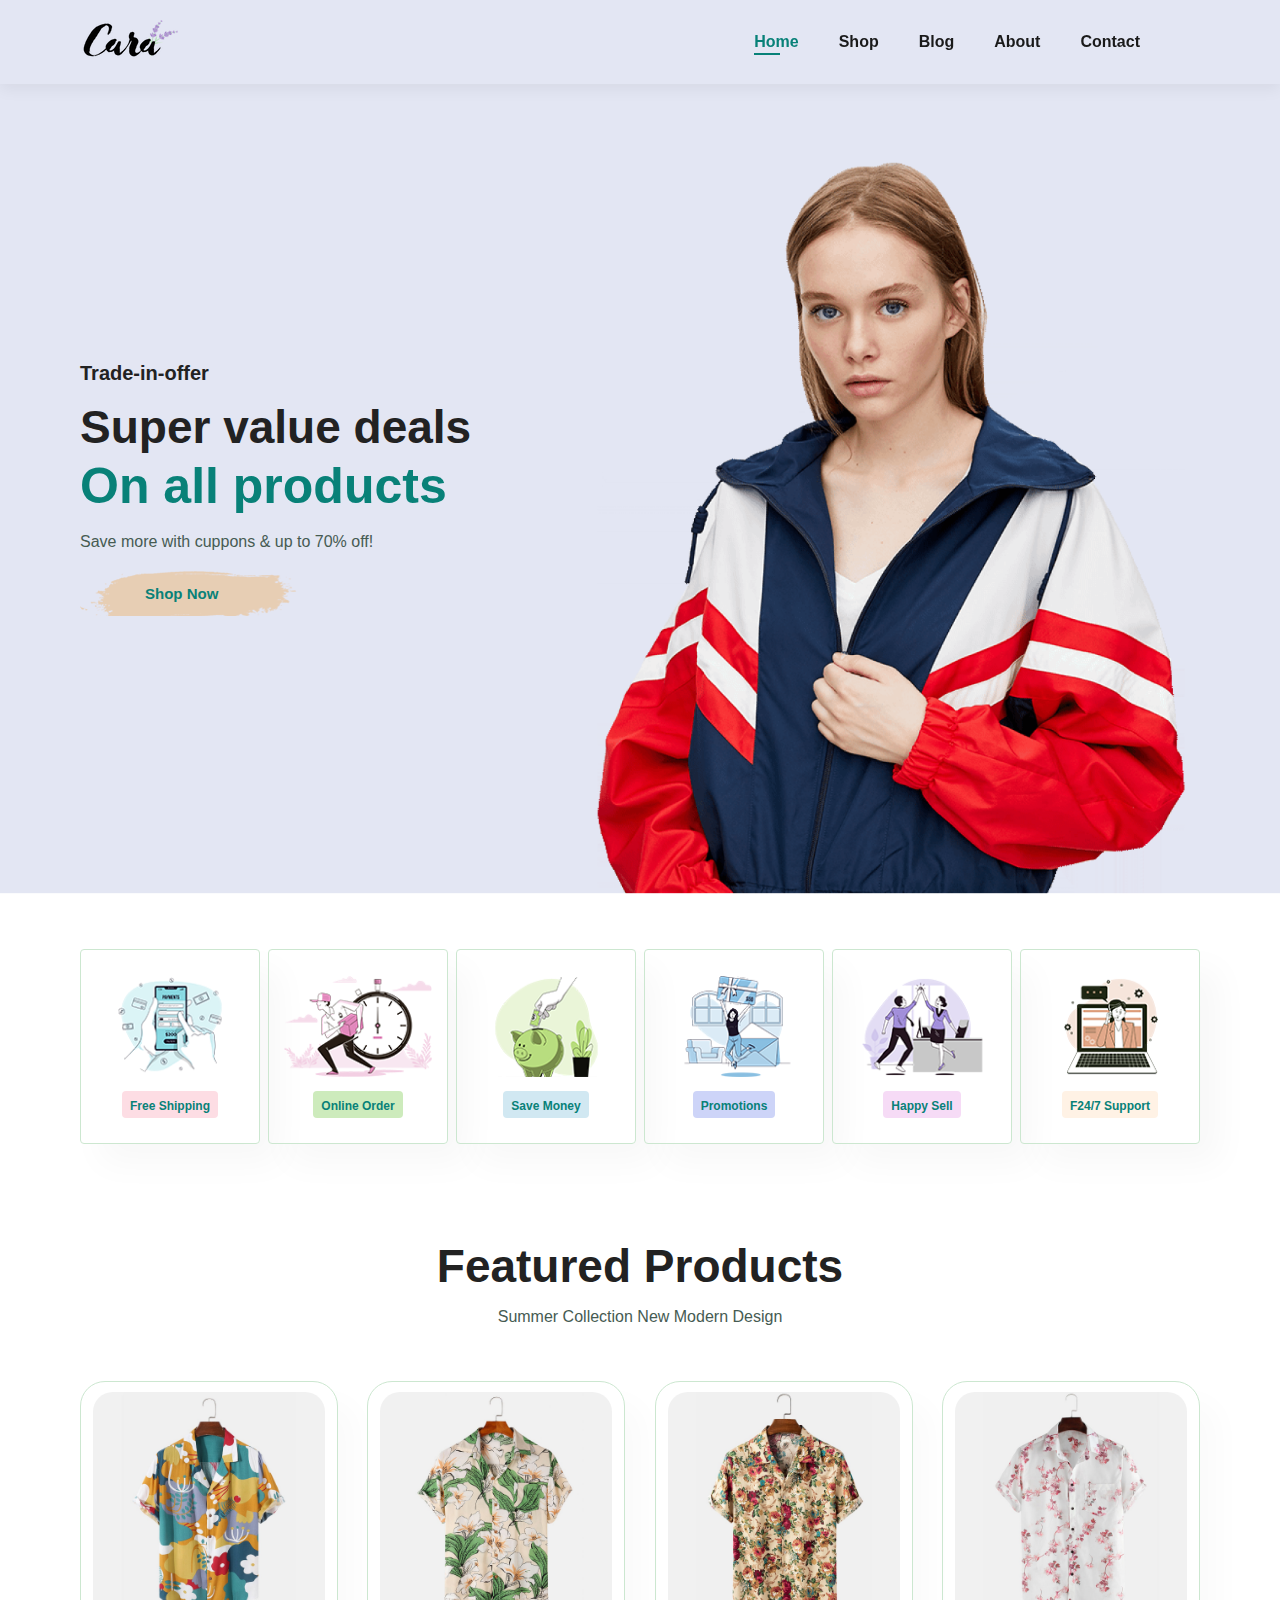
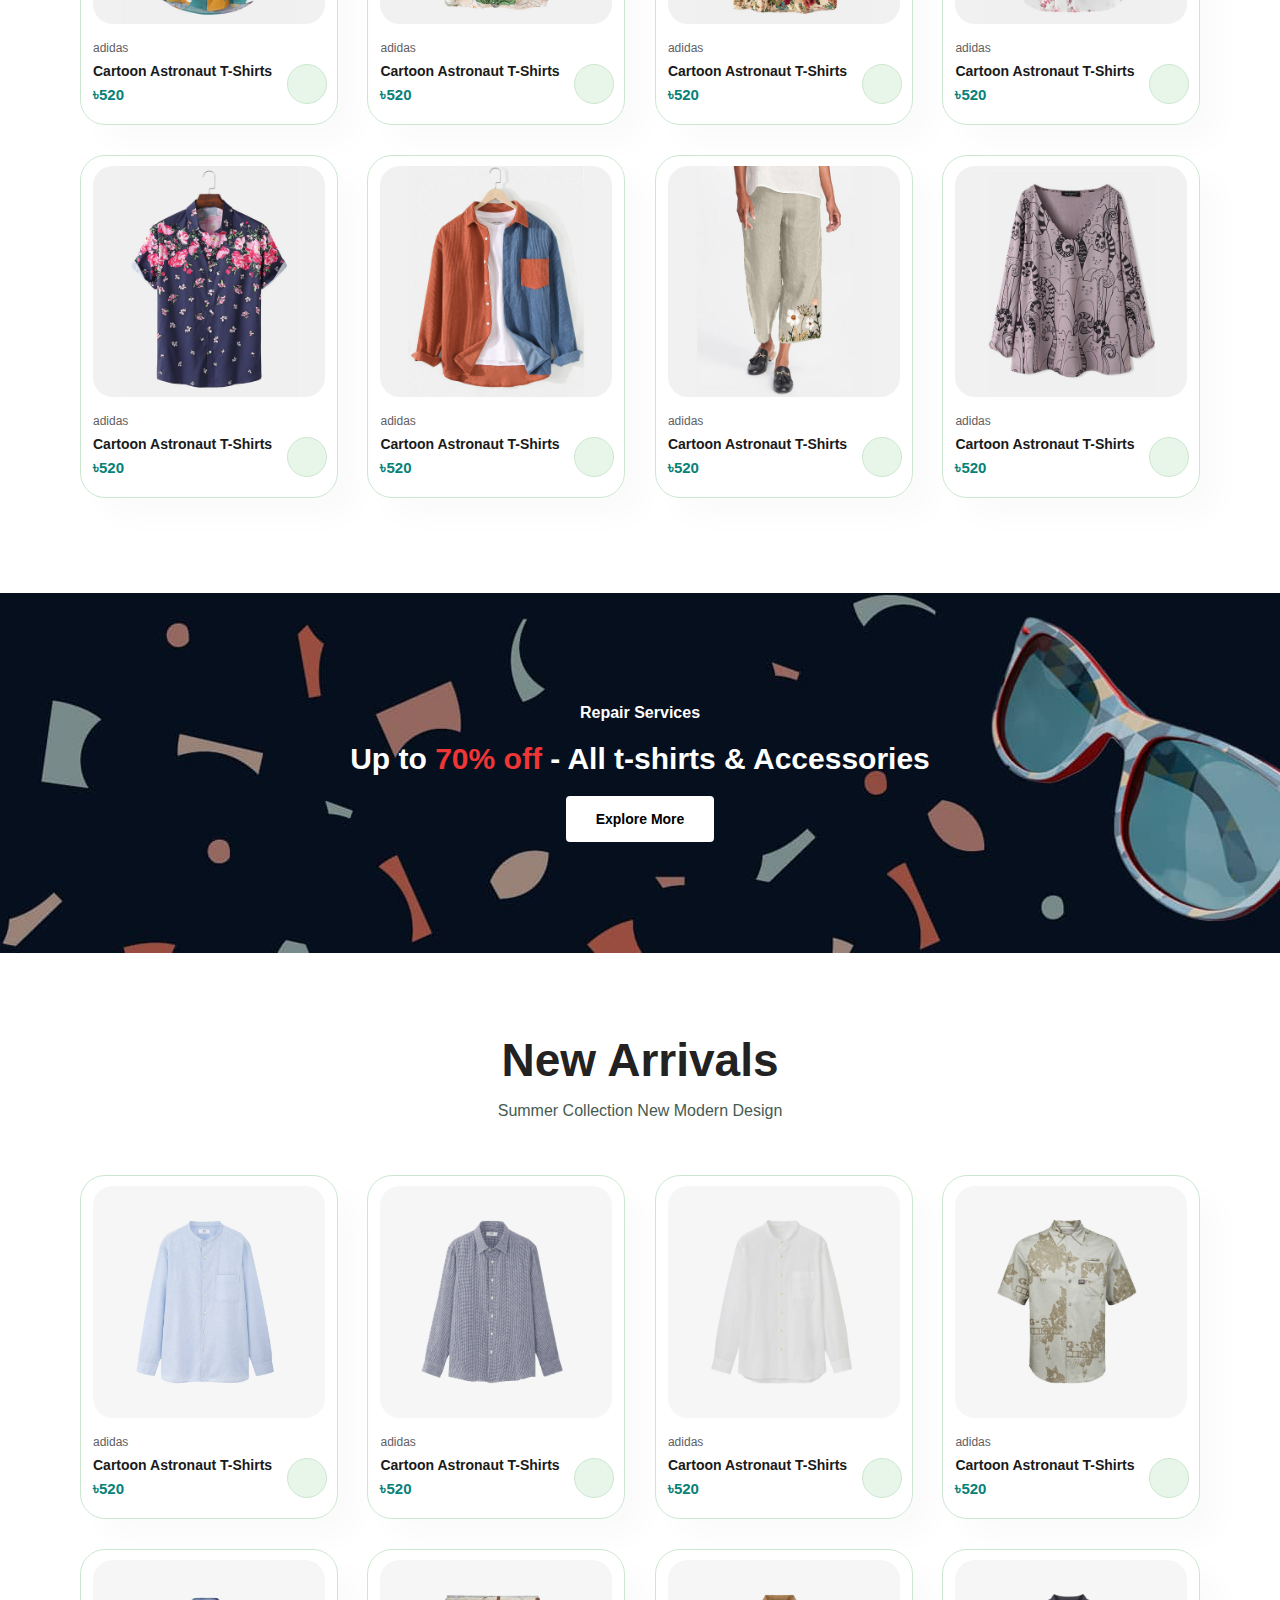
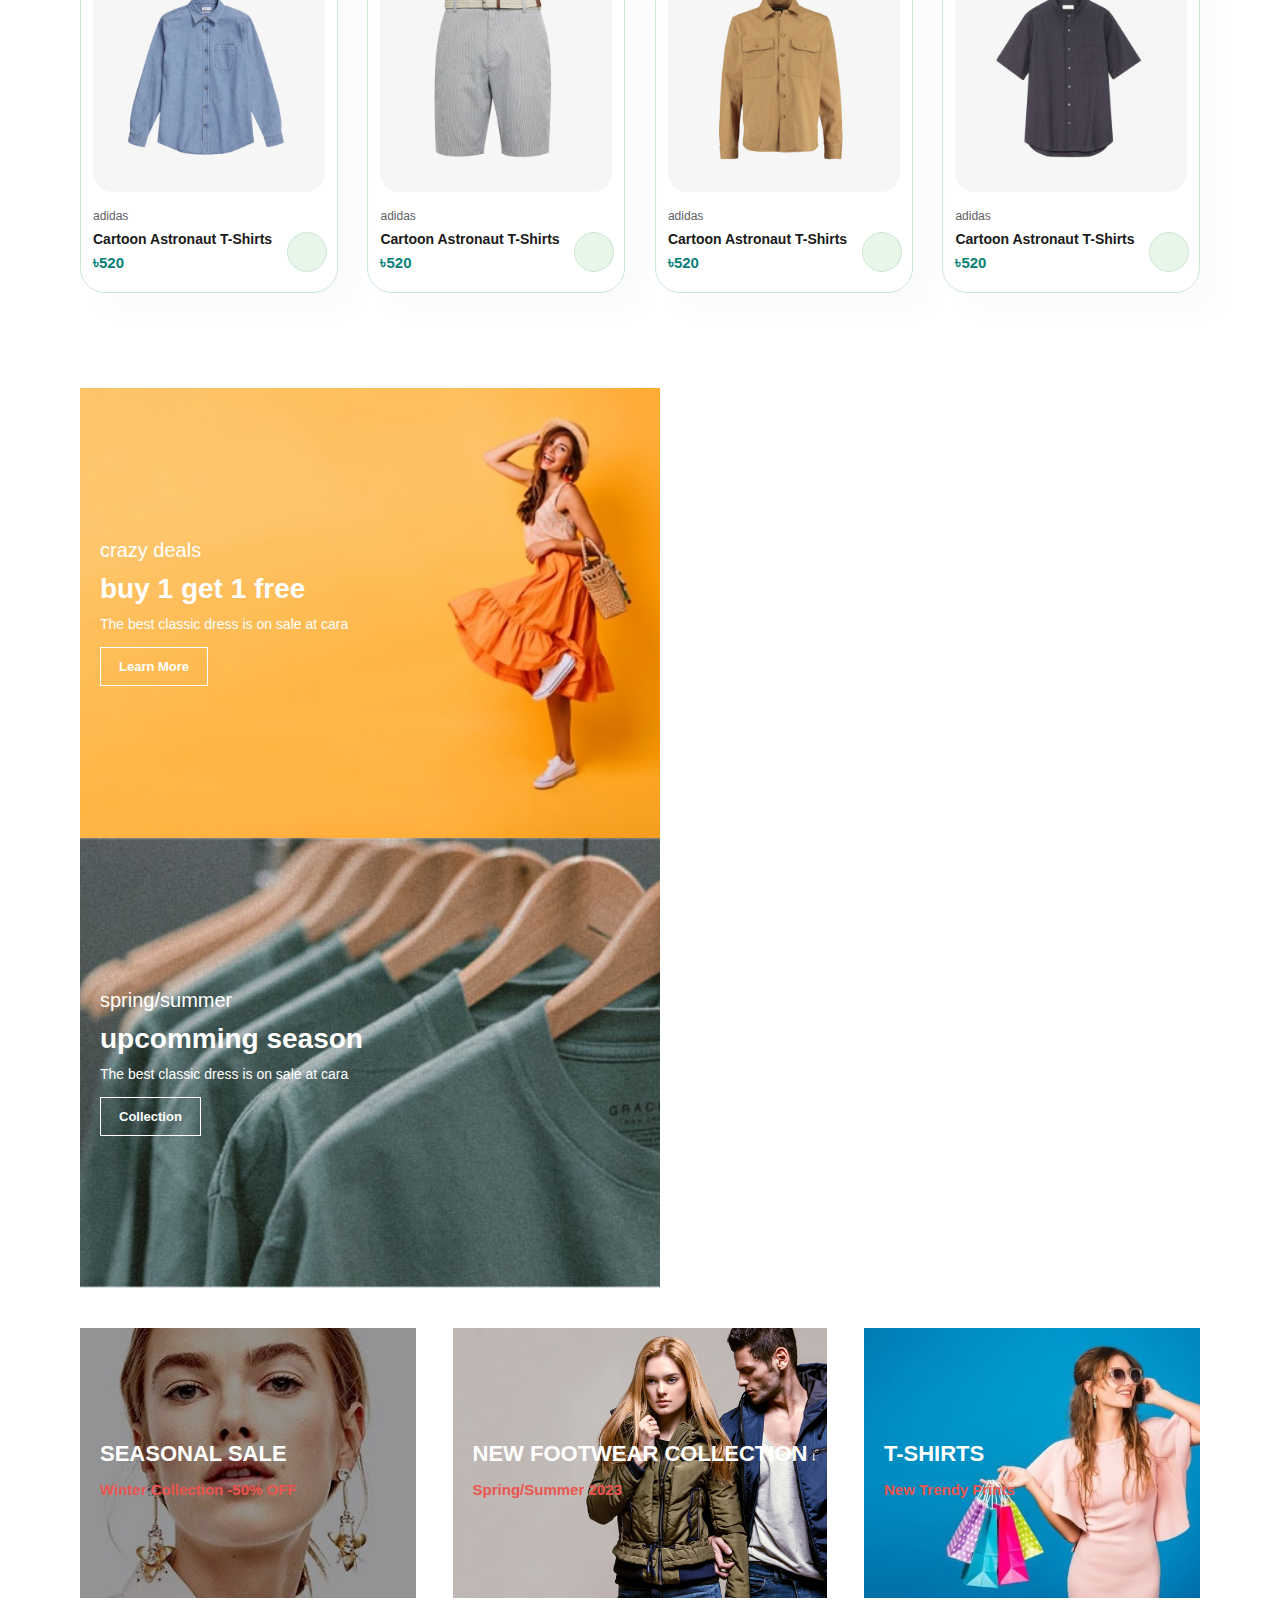
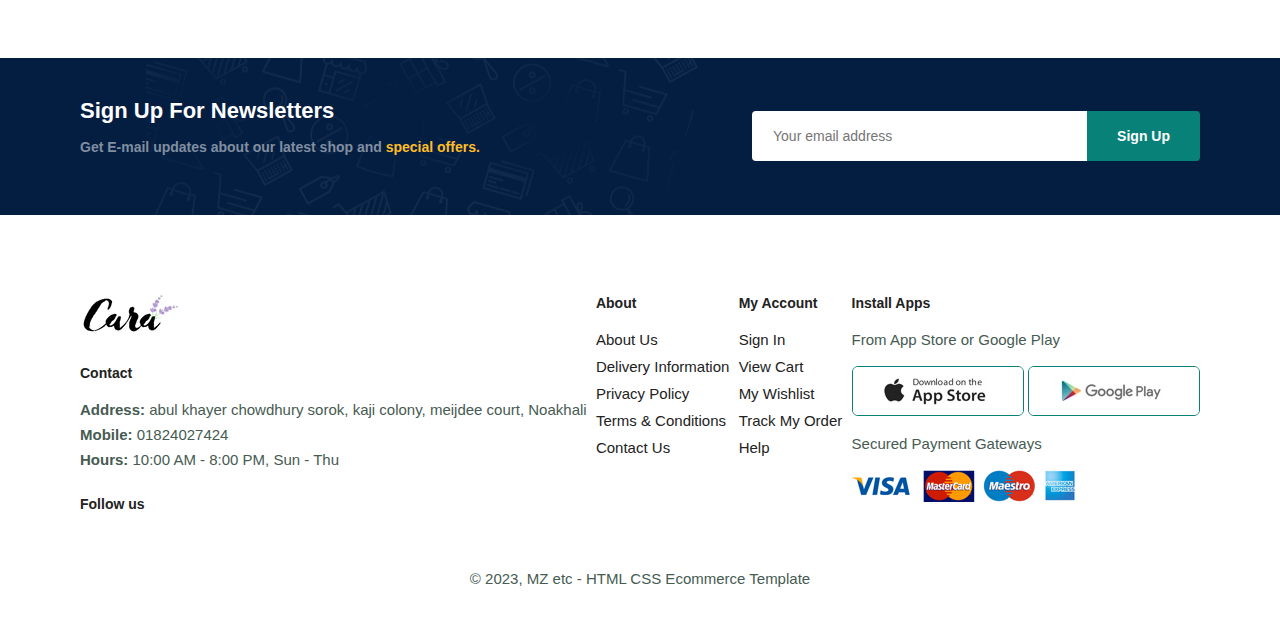
<file: index.html>
<!DOCTYPE html>
<html lang="en">
<head>
    <meta charset="UTF-8">
    <meta name="viewport" content="width=device-width, initial-scale=1.0">
    <title>e-commerce</title>
    <link rel="stylesheet" href="https://cdnjs.cloudflare.com/ajax/libs/font-awesome/6.4.2/css/all.min.css" integrity="sha512-z3gLpd7yknf1YoNbCzqRKc4qyor8gaKU1qmn+CShxbuBusANI9QpRohGBreCFkKxLhei6S9CQXFEbbKuqLg0DA==" crossorigin="anonymous" referrerpolicy="no-referrer" />
    <link rel="stylesheet" href="style.css">
</head>
<body>

    <section id = "header">
        <a href="#"><img src="img/logo.png" class = "logo" alt=""></a>

        <div>
            <ul id = "navbar">
                <li><a class = "active" href="index.html">Home</a></li>
                <li><a href="shop.html">Shop</a></li>
                <li><a href="blog.html">Blog</a></li>
                <li><a href="about.html">About</a></li>
                <li><a href="contact.html">Contact</a></li>
                <li id = "lg-bag"><a href="cart.html"><i class="fa-solid fa-bag-shopping"></i></a></li>
                <a href="#" id = "close"><i class="fa-solid fa-xmark"></i></a>
            </ul>
        </div>
        <div id = "mobile">
            <a href="cart.html"><i class="fa-solid fa-bag-shopping"></i></a>
            <i id = "bar" class="fa-solid fa-bars"></i>
        </div>
    </section>



    <section id = "hero">
        <h4>Trade-in-offer</h4>
        <h2>Super value deals</h2>
        <h1>On all products</h1>
        <p>Save more with cuppons & up to 70% off!</p>
        <button>Shop Now</button>
    </section>



    <section id="feature" class = "section-p1">
        <div class = "fe-box">
            <img src="img/features/f1.png" alt="">
            <h6>Free Shipping</h6>
        </div>
        <div class = "fe-box">
            <img src="img/features/f2.png" alt="">
            <h6>Online Order</h6>
        </div>
        <div class = "fe-box">
            <img src="img/features/f3.png" alt="">
            <h6>Save Money</h6>
        </div>
        <div class = "fe-box">
            <img src="img/features/f4.png" alt="">
            <h6>Promotions</h6>
        </div>
        <div class = "fe-box">
            <img src="img/features/f5.png" alt="">
            <h6>Happy Sell</h6>
        </div>
        <div class = "fe-box">
            <img src="img/features/f6.png" alt="">
            <h6>F24/7 Support</h6>
        </div>
    </section>




    <section id="product1" class = "section-p1">
        <h2>Featured Products</h2>
        <p>Summer Collection New Modern Design</p>
        <div class = "pro-container">
            <div class = "pro">
                <img src="img/products/f1.jpg" alt="">
                <div class = "des">
                    <span>adidas</span>
                    <h5>Cartoon Astronaut T-Shirts</h5>
                    <div class="star">
                        <i class = "fas fa-star"></i>
                        <i class = "fas fa-star"></i>
                        <i class = "fas fa-star"></i>
                        <i class = "fas fa-star"></i>
                        <i class = "fas fa-star"></i>
                    </div>
                    <h4>৳520</h4>
                </div>
                <a href="#"><i class="fa-solid fa-cart-shopping cart"></i></a>
            </div>
            <div class = "pro">
                <img src="img/products/f2.jpg" alt="">
                <div class = "des">
                    <span>adidas</span>
                    <h5>Cartoon Astronaut T-Shirts</h5>
                    <div class="star">
                        <i class = "fas fa-star"></i>
                        <i class = "fas fa-star"></i>
                        <i class = "fas fa-star"></i>
                        <i class = "fas fa-star"></i>
                        <i class = "fas fa-star"></i>
                    </div>
                    <h4>৳520</h4>
                </div>
                <a href="#"><i class="fa-solid fa-cart-shopping cart"></i></a>
            </div>
            <div class = "pro">
                <img src="img/products/f3.jpg" alt="">
                <div class = "des">
                    <span>adidas</span>
                    <h5>Cartoon Astronaut T-Shirts</h5>
                    <div class="star">
                        <i class = "fas fa-star"></i>
                        <i class = "fas fa-star"></i>
                        <i class = "fas fa-star"></i>
                        <i class = "fas fa-star"></i>
                        <i class = "fas fa-star"></i>
                    </div>
                    <h4>৳520</h4>
                </div>
                <a href="#"><i class="fa-solid fa-cart-shopping cart"></i></a>
            </div>
            <div class = "pro">
                <img src="img/products/f4.jpg" alt="">
                <div class = "des">
                    <span>adidas</span>
                    <h5>Cartoon Astronaut T-Shirts</h5>
                    <div class="star">
                        <i class = "fas fa-star"></i>
                        <i class = "fas fa-star"></i>
                        <i class = "fas fa-star"></i>
                        <i class = "fas fa-star"></i>
                        <i class = "fas fa-star"></i>
                    </div>
                    <h4>৳520</h4>
                </div>
                <a href="#"><i class="fa-solid fa-cart-shopping cart"></i></a>
            </div>
            <div class = "pro">
                <img src="img/products/f5.jpg" alt="">
                <div class = "des">
                    <span>adidas</span>
                    <h5>Cartoon Astronaut T-Shirts</h5>
                    <div class="star">
                        <i class = "fas fa-star"></i>
                        <i class = "fas fa-star"></i>
                        <i class = "fas fa-star"></i>
                        <i class = "fas fa-star"></i>
                        <i class = "fas fa-star"></i>
                    </div>
                    <h4>৳520</h4>
                </div>
                <a href="#"><i class="fa-solid fa-cart-shopping cart"></i></a>
            </div>
            <div class = "pro">
                <img src="img/products/f6.jpg" alt="">
                <div class = "des">
                    <span>adidas</span>
                    <h5>Cartoon Astronaut T-Shirts</h5>
                    <div class="star">
                        <i class = "fas fa-star"></i>
                        <i class = "fas fa-star"></i>
                        <i class = "fas fa-star"></i>
                        <i class = "fas fa-star"></i>
                        <i class = "fas fa-star"></i>
                    </div>
                    <h4>৳520</h4>
                </div>
                <a href="#"><i class="fa-solid fa-cart-shopping cart"></i></a>
            </div>
            <div class = "pro">
                <img src="img/products/f7.jpg" alt="">
                <div class = "des">
                    <span>adidas</span>
                    <h5>Cartoon Astronaut T-Shirts</h5>
                    <div class="star">
                        <i class = "fas fa-star"></i>
                        <i class = "fas fa-star"></i>
                        <i class = "fas fa-star"></i>
                        <i class = "fas fa-star"></i>
                        <i class = "fas fa-star"></i>
                    </div>
                    <h4>৳520</h4>
                </div>
                <a href="#"><i class="fa-solid fa-cart-shopping cart"></i></a>
            </div>
            <div class = "pro">
                <img src="img/products/f8.jpg" alt="">
                <div class = "des">
                    <span>adidas</span>
                    <h5>Cartoon Astronaut T-Shirts</h5>
                    <div class="star">
                        <i class = "fas fa-star"></i>
                        <i class = "fas fa-star"></i>
                        <i class = "fas fa-star"></i>
                        <i class = "fas fa-star"></i>
                        <i class = "fas fa-star"></i>
                    </div>
                    <h4>৳520</h4>
                </div>
                <a href="#"><i class="fa-solid fa-cart-shopping cart"></i></a>
            </div>
        </div>
    </section>




    <section id="banner" class = "section-m1">
        <h4>Repair Services</h4>
        <h2>Up to <span>70% off</span> - All t-shirts & Accessories</h2>
        <button class = "normal">Explore More</button>
    </section>






    <section id="product1" class = "section-p1">
        <h2>New Arrivals</h2>
        <p>Summer Collection New Modern Design</p>
        <div class = "pro-container">
            <div class = "pro">
                <img src="img/products/n1.jpg" alt="">
                <div class = "des">
                    <span>adidas</span>
                    <h5>Cartoon Astronaut T-Shirts</h5>
                    <div class="star">
                        <i class = "fas fa-star"></i>
                        <i class = "fas fa-star"></i>
                        <i class = "fas fa-star"></i>
                        <i class = "fas fa-star"></i>
                        <i class = "fas fa-star"></i>
                    </div>
                    <h4>৳520</h4>
                </div>
                <a href="#"><i class="fa-solid fa-cart-shopping cart"></i></a>
            </div>
            <div class = "pro">
                <img src="img/products/n2.jpg" alt="">
                <div class = "des">
                    <span>adidas</span>
                    <h5>Cartoon Astronaut T-Shirts</h5>
                    <div class="star">
                        <i class = "fas fa-star"></i>
                        <i class = "fas fa-star"></i>
                        <i class = "fas fa-star"></i>
                        <i class = "fas fa-star"></i>
                        <i class = "fas fa-star"></i>
                    </div>
                    <h4>৳520</h4>
                </div>
                <a href="#"><i class="fa-solid fa-cart-shopping cart"></i></a>
            </div>
            <div class = "pro">
                <img src="img/products/n3.jpg" alt="">
                <div class = "des">
                    <span>adidas</span>
                    <h5>Cartoon Astronaut T-Shirts</h5>
                    <div class="star">
                        <i class = "fas fa-star"></i>
                        <i class = "fas fa-star"></i>
                        <i class = "fas fa-star"></i>
                        <i class = "fas fa-star"></i>
                        <i class = "fas fa-star"></i>
                    </div>
                    <h4>৳520</h4>
                </div>
                <a href="#"><i class="fa-solid fa-cart-shopping cart"></i></a>
            </div>
            <div class = "pro">
                <img src="img/products/n4.jpg" alt="">
                <div class = "des">
                    <span>adidas</span>
                    <h5>Cartoon Astronaut T-Shirts</h5>
                    <div class="star">
                        <i class = "fas fa-star"></i>
                        <i class = "fas fa-star"></i>
                        <i class = "fas fa-star"></i>
                        <i class = "fas fa-star"></i>
                        <i class = "fas fa-star"></i>
                    </div>
                    <h4>৳520</h4>
                </div>
                <a href="#"><i class="fa-solid fa-cart-shopping cart"></i></a>
            </div>
            <div class = "pro">
                <img src="img/products/n5.jpg" alt="">
                <div class = "des">
                    <span>adidas</span>
                    <h5>Cartoon Astronaut T-Shirts</h5>
                    <div class="star">
                        <i class = "fas fa-star"></i>
                        <i class = "fas fa-star"></i>
                        <i class = "fas fa-star"></i>
                        <i class = "fas fa-star"></i>
                        <i class = "fas fa-star"></i>
                    </div>
                    <h4>৳520</h4>
                </div>
                <a href="#"><i class="fa-solid fa-cart-shopping cart"></i></a>
            </div>
            <div class = "pro">
                <img src="img/products/n6.jpg" alt="">
                <div class = "des">
                    <span>adidas</span>
                    <h5>Cartoon Astronaut T-Shirts</h5>
                    <div class="star">
                        <i class = "fas fa-star"></i>
                        <i class = "fas fa-star"></i>
                        <i class = "fas fa-star"></i>
                        <i class = "fas fa-star"></i>
                        <i class = "fas fa-star"></i>
                    </div>
                    <h4>৳520</h4>
                </div>
                <a href="#"><i class="fa-solid fa-cart-shopping cart"></i></a>
            </div>
            <div class = "pro">
                <img src="img/products/n7.jpg" alt="">
                <div class = "des">
                    <span>adidas</span>
                    <h5>Cartoon Astronaut T-Shirts</h5>
                    <div class="star">
                        <i class = "fas fa-star"></i>
                        <i class = "fas fa-star"></i>
                        <i class = "fas fa-star"></i>
                        <i class = "fas fa-star"></i>
                        <i class = "fas fa-star"></i>
                    </div>
                    <h4>৳520</h4>
                </div>
                <a href="#"><i class="fa-solid fa-cart-shopping cart"></i></a>
            </div>
            <div class = "pro">
                <img src="img/products/n8.jpg" alt="">
                <div class = "des">
                    <span>adidas</span>
                    <h5>Cartoon Astronaut T-Shirts</h5>
                    <div class="star">
                        <i class = "fas fa-star"></i>
                        <i class = "fas fa-star"></i>
                        <i class = "fas fa-star"></i>
                        <i class = "fas fa-star"></i>
                        <i class = "fas fa-star"></i>
                    </div>
                    <h4>৳520</h4>
                </div>
                <a href="#"><i class="fa-solid fa-cart-shopping cart"></i></a>
            </div>
        </div>
    </section>






    <section id="sm-banner" class = "section-p1">
        <div class="banner-box">
            <h4>crazy deals</h4>
            <h2>buy 1 get 1 free</h2>
            <span>The best classic dress is on sale at cara</span>
            <button class = "white">Learn More</button>
        </div>
        <div class="banner-box banner-box2">
            <h4>spring/summer</h4>
            <h2>upcomming season</h2>
            <span>The best classic dress is on sale at cara</span>
            <button class = "white">Collection</button>
        </div>
    </section>




    <section id="banner3">
        <div class="banner-box">
            <h2>SEASONAL SALE</h2>
            <h3>Winter Collection -50% OFF</h3>
        </div>
        <div class="banner-box banner-box2">
            <h2>NEW FOOTWEAR COLLECTION</h2>
            <h3>Spring/Summer 2023</h3>
        </div>
        <div class="banner-box banner-box3">
            <h2>T-SHIRTS</h2>
            <h3>New Trendy Prints</h3>
        </div>
    </section>




    <section id="newsletter" class = "section-p1 section-m1">
        <div class="newstext">
            <h4>Sign Up For Newsletters</h4>
            <p>Get E-mail updates about our latest shop and <span>special offers.</span></p>
        </div>

        <div class="form">
            <input type="text" placeholder = "Your email address">
            <button class = "normal">Sign Up</button>
        </div>
    </section>





    <footer class="section-p1">
        <div class="col">
            <img class = "logo" src="img/logo.png" alt="">
            <h4>Contact</h4>
            <p><strong>Address:</strong> abul khayer chowdhury sorok, kaji colony, meijdee court, Noakhali</p>
            <p><strong>Mobile:</strong> 01824027424</p>
            <p><strong>Hours:</strong> 10:00 AM - 8:00 PM, Sun - Thu</p>
            <div class="follow">
                <h4>Follow us</h4>
                <div class="icon">
                    <i class="fa-brands fa-facebook-f"></i>
                    <i class="fa-brands fa-twitter"></i>
                    <i class="fa-brands fa-instagram"></i>
                    <i class="fa-brands fa-pinterest-p"></i>
                    <i class="fa-brands fa-youtube"></i>
                </div>
            </div>
        </div>

        <div class="col">
            <h4>About</h4>
            <a href="#">About Us</a>
            <a href="#">Delivery Information</a>
            <a href="#">Privacy Policy</a>
            <a href="#">Terms & Conditions</a>
            <a href="#">Contact Us</a>
        </div>

        <div class="col">
            <h4>My Account</h4>
            <a href="#">Sign In</a>
            <a href="#">View Cart</a>
            <a href="#">My Wishlist</a>
            <a href="#">Track My Order</a>
            <a href="#">Help</a>
        </div>

        <div class="col install">
            <h4>Install Apps</h4>
            <p>From App Store or Google Play</p>
            <div class="row">
                <img src="img/pay/app.jpg" alt="">
                <img src="img/pay/play.jpg" alt="">
            </div>
            <p>Secured Payment Gateways</p>
            <img src="img/pay/pay.png" alt="">
        </div>

        <div class="copyright">
            <p>© 2023, MZ etc - HTML CSS Ecommerce Template</p>
        </div>
    </footer>


    
    <script src = "script.js"></script>
</body>
</html>
</file>
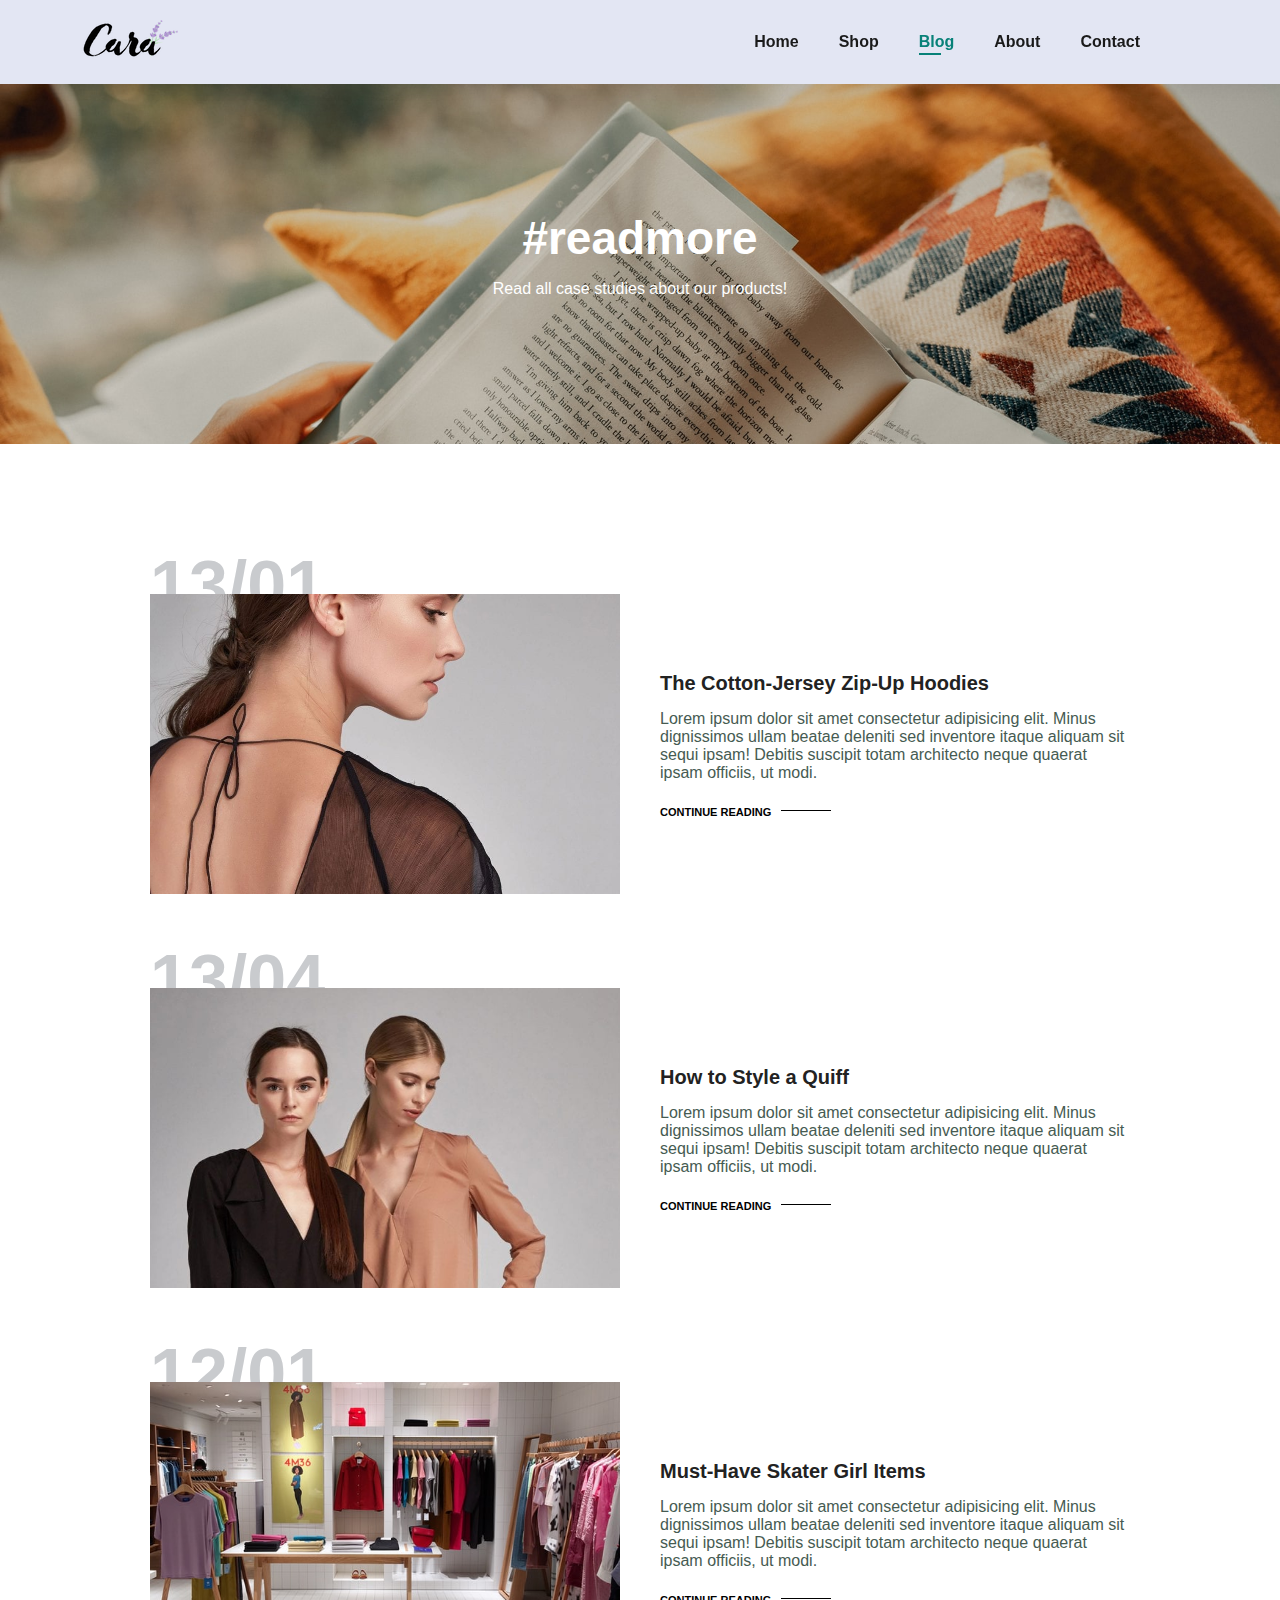
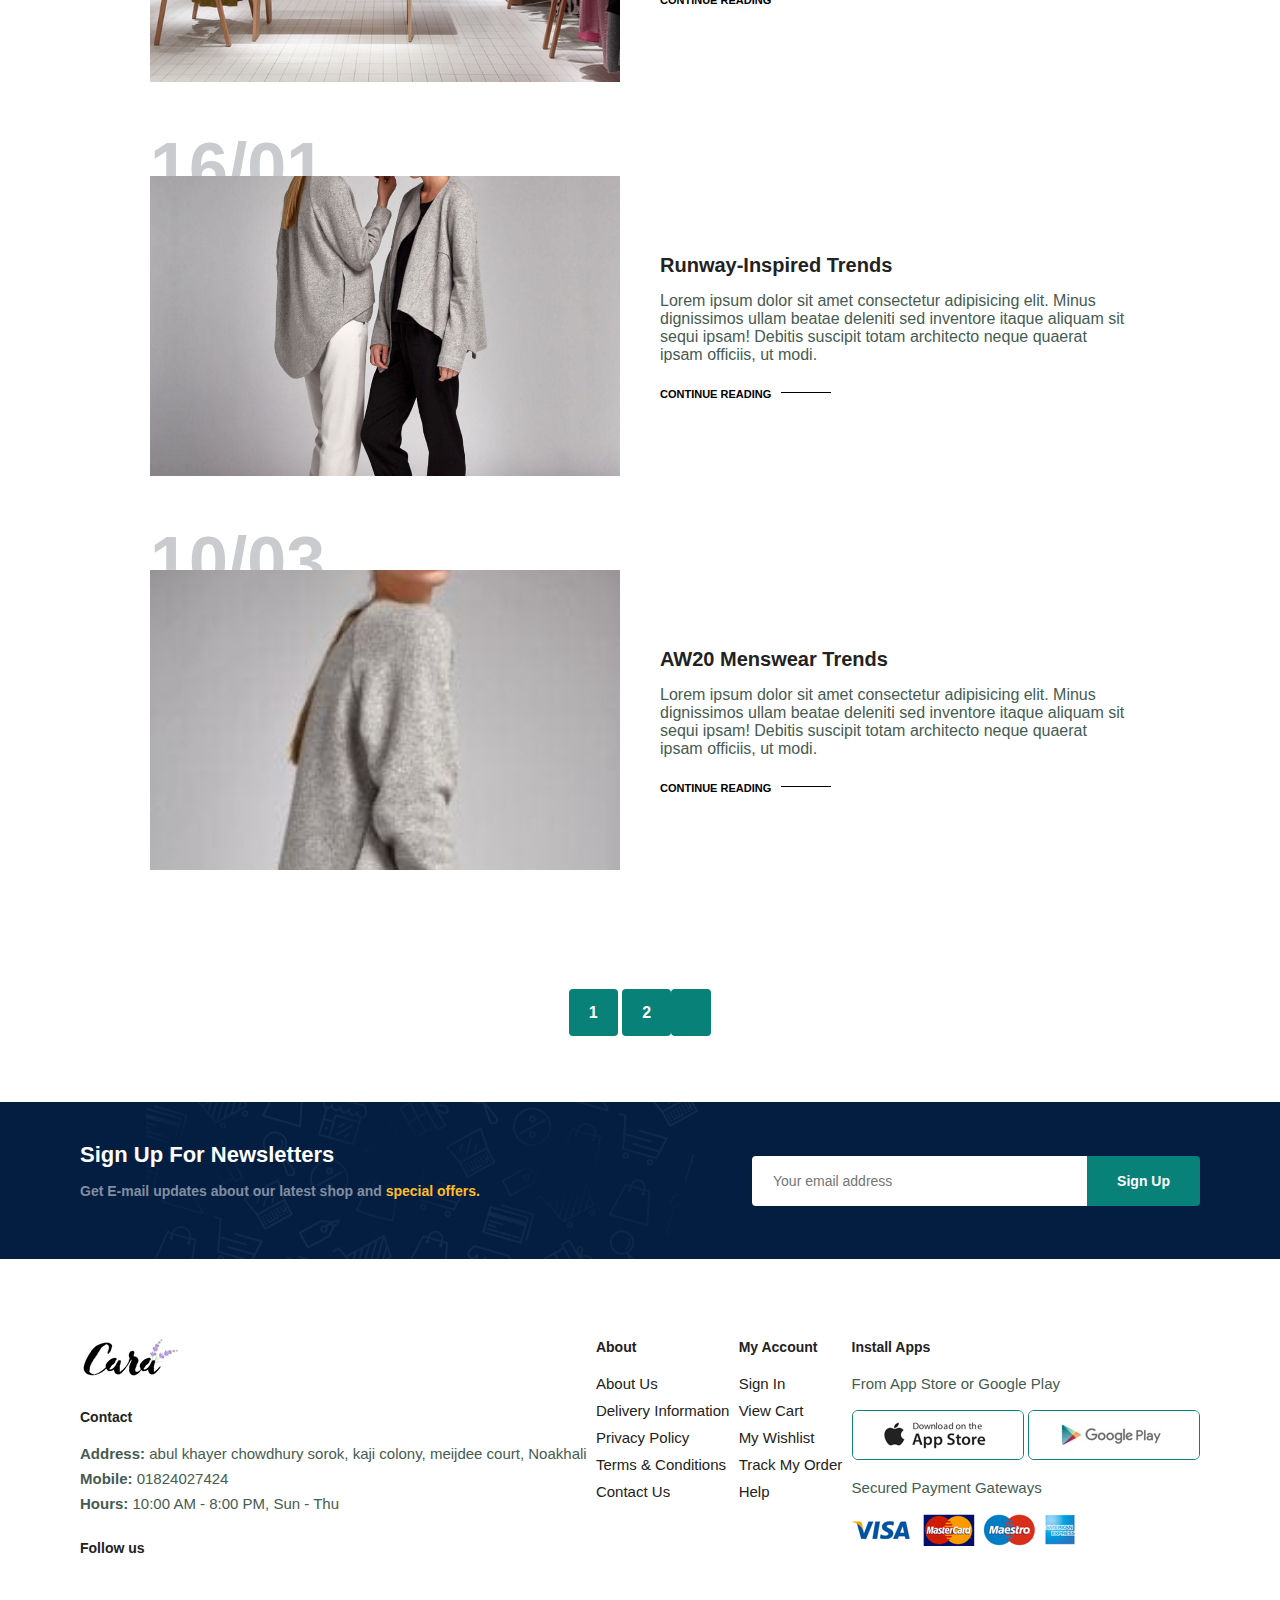
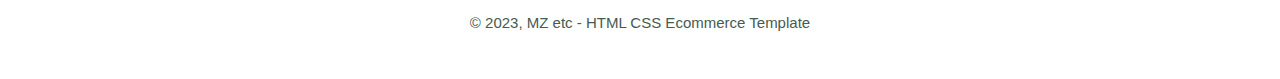
<file: blog.html>
<!DOCTYPE html>
<html lang="en">
<head>
    <meta charset="UTF-8">
    <meta name="viewport" content="width=device-width, initial-scale=1.0">
    <title>e-commerce</title>
    <link rel="stylesheet" href="https://cdnjs.cloudflare.com/ajax/libs/font-awesome/6.4.2/css/all.min.css" integrity="sha512-z3gLpd7yknf1YoNbCzqRKc4qyor8gaKU1qmn+CShxbuBusANI9QpRohGBreCFkKxLhei6S9CQXFEbbKuqLg0DA==" crossorigin="anonymous" referrerpolicy="no-referrer" />
    <link rel="stylesheet" href="style.css">
</head>
<body>

    <section id = "header">
        <a href="#"><img src="img/logo.png" class = "logo" alt=""></a>

        <div>
            <ul id = "navbar">
                <li><a href="index.html">Home</a></li>
                <li><a href="shop.html">Shop</a></li>
                <li><a class = "active" href="blog.html">Blog</a></li>
                <li><a href="about.html">About</a></li>
                <li><a href="contact.html">Contact</a></li>
                <li id = "lg-bag"><a href="cart.html"><i class="fa-solid fa-bag-shopping"></i></a></li>
                <a href="#" id = "close"><i class="fa-solid fa-xmark"></i></a>
            </ul>
        </div>
        <div id = "mobile">
            <a href="cart.html"><i class="fa-solid fa-bag-shopping"></i></a>
            <i id = "bar" class="fa-solid fa-bars"></i>
        </div>
    </section>



    <section id = "page-header" class = "blog-header">
        <h2>#readmore</h2>
        <p>Read all case studies about our products!</p>
    </section>


    <section id = "blog">
        <div class="blog-box">
            <div class="blog-img">
                <img src="img/blog/b1.jpg" alt="">
            </div>
            <div class="blog-details">
                <h4>The Cotton-Jersey Zip-Up Hoodies</h4>
                <p>Lorem ipsum dolor sit amet consectetur adipisicing elit. Minus dignissimos ullam beatae deleniti sed inventore itaque aliquam sit sequi ipsam! Debitis suscipit totam architecto neque quaerat ipsam officiis, ut modi.</p>
                <a href="#">CONTINUE READING</a>
            </div>
            <h1>13/01</h1>
        </div>
        <div class="blog-box">
            <div class="blog-img">
                <img src="img/blog/b2.jpg" alt="">
            </div>
            <div class="blog-details">
                <h4>How to Style a Quiff</h4>
                <p>Lorem ipsum dolor sit amet consectetur adipisicing elit. Minus dignissimos ullam beatae deleniti sed inventore itaque aliquam sit sequi ipsam! Debitis suscipit totam architecto neque quaerat ipsam officiis, ut modi.</p>
                <a href="#">CONTINUE READING</a>
            </div>
            <h1>13/04</h1>
        </div>
        <div class="blog-box">
            <div class="blog-img">
                <img src="img/blog/b3.jpg" alt="">
            </div>
            <div class="blog-details">
                <h4>Must-Have Skater Girl Items</h4>
                <p>Lorem ipsum dolor sit amet consectetur adipisicing elit. Minus dignissimos ullam beatae deleniti sed inventore itaque aliquam sit sequi ipsam! Debitis suscipit totam architecto neque quaerat ipsam officiis, ut modi.</p>
                <a href="#">CONTINUE READING</a>
            </div>
            <h1>12/01</h1>
        </div>
        <div class="blog-box">
            <div class="blog-img">
                <img src="img/blog/b4.jpg" alt="">
            </div>
            <div class="blog-details">
                <h4>Runway-Inspired Trends</h4>
                <p>Lorem ipsum dolor sit amet consectetur adipisicing elit. Minus dignissimos ullam beatae deleniti sed inventore itaque aliquam sit sequi ipsam! Debitis suscipit totam architecto neque quaerat ipsam officiis, ut modi.</p>
                <a href="#">CONTINUE READING</a>
            </div>
            <h1>16/01</h1>
        </div>
        <div class="blog-box">
            <div class="blog-img">
                <img src="img/blog/b5.jpg" alt="">
            </div>
            <div class="blog-details">
                <h4>AW20 Menswear Trends</h4>
                <p>Lorem ipsum dolor sit amet consectetur adipisicing elit. Minus dignissimos ullam beatae deleniti sed inventore itaque aliquam sit sequi ipsam! Debitis suscipit totam architecto neque quaerat ipsam officiis, ut modi.</p>
                <a href="#">CONTINUE READING</a>
            </div>
            <h1>10/03</h1>
        </div>
    </section>



    <section id="pagination" class = "section-p1">
        <a href="#">1</a>
        <a href="#">2</a>
        <a href="#"><i class="fa-solid fa-arrow-right"></i></a>
    </section>



    <section id="newsletter" class = "section-p1 section-m1">
        <div class="newstext">
            <h4>Sign Up For Newsletters</h4>
            <p>Get E-mail updates about our latest shop and <span>special offers.</span></p>
        </div>

        <div class="form">
            <input type="text" placeholder = "Your email address">
            <button class = "normal">Sign Up</button>
        </div>
    </section>





    <footer class="section-p1">
        <div class="col">
            <img class = "logo" src="img/logo.png" alt="">
            <h4>Contact</h4>
            <p><strong>Address:</strong> abul khayer chowdhury sorok, kaji colony, meijdee court, Noakhali</p>
            <p><strong>Mobile:</strong> 01824027424</p>
            <p><strong>Hours:</strong> 10:00 AM - 8:00 PM, Sun - Thu</p>
            <div class="follow">
                <h4>Follow us</h4>
                <div class="icon">
                    <i class="fa-brands fa-facebook-f"></i>
                    <i class="fa-brands fa-twitter"></i>
                    <i class="fa-brands fa-instagram"></i>
                    <i class="fa-brands fa-pinterest-p"></i>
                    <i class="fa-brands fa-youtube"></i>
                </div>
            </div>
        </div>

        <div class="col">
            <h4>About</h4>
            <a href="#">About Us</a>
            <a href="#">Delivery Information</a>
            <a href="#">Privacy Policy</a>
            <a href="#">Terms & Conditions</a>
            <a href="#">Contact Us</a>
        </div>

        <div class="col">
            <h4>My Account</h4>
            <a href="#">Sign In</a>
            <a href="#">View Cart</a>
            <a href="#">My Wishlist</a>
            <a href="#">Track My Order</a>
            <a href="#">Help</a>
        </div>

        <div class="col install">
            <h4>Install Apps</h4>
            <p>From App Store or Google Play</p>
            <div class="row">
                <img src="img/pay/app.jpg" alt="">
                <img src="img/pay/play.jpg" alt="">
            </div>
            <p>Secured Payment Gateways</p>
            <img src="img/pay/pay.png" alt="">
        </div>

        <div class="copyright">
            <p>© 2023, MZ etc - HTML CSS Ecommerce Template</p>
        </div>
    </footer>


    
    <script src = "script.js"></script>
</body>
</html>
</file>
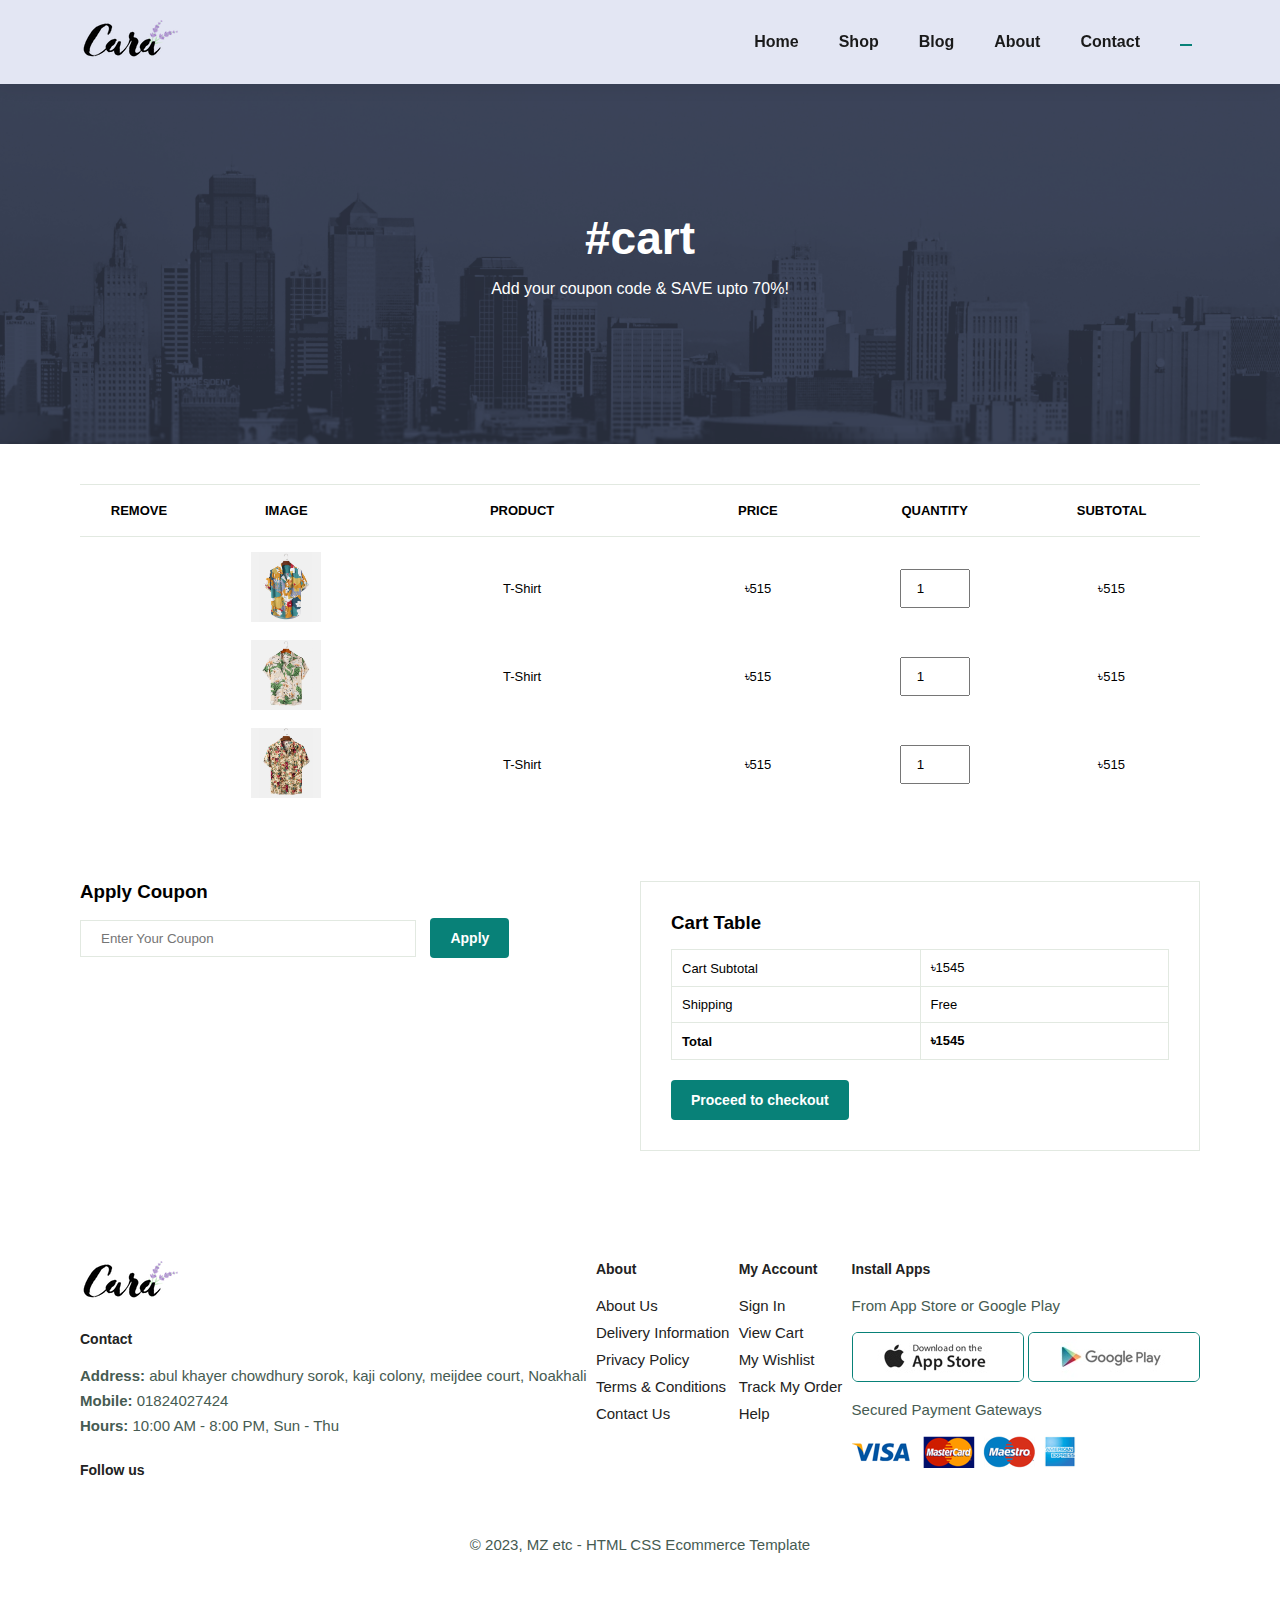
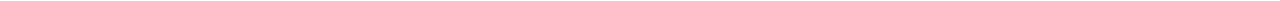
<file: cart.html>
<!DOCTYPE html>
<html lang="en">
<head>
    <meta charset="UTF-8">
    <meta name="viewport" content="width=device-width, initial-scale=1.0">
    <title>e-commerce</title>
    <link rel="stylesheet" href="https://cdnjs.cloudflare.com/ajax/libs/font-awesome/6.4.2/css/all.min.css" integrity="sha512-z3gLpd7yknf1YoNbCzqRKc4qyor8gaKU1qmn+CShxbuBusANI9QpRohGBreCFkKxLhei6S9CQXFEbbKuqLg0DA==" crossorigin="anonymous" referrerpolicy="no-referrer" />
    <link rel="stylesheet" href="style.css">
</head>
<body>

    <section id = "header">
        <a href="#"><img src="img/logo.png" class = "logo" alt=""></a>

        <div>
            <ul id = "navbar">
                <li><a href="index.html">Home</a></li>
                <li><a href="shop.html">Shop</a></li>
                <li><a href="blog.html">Blog</a></li>
                <li><a href="about.html">About</a></li>
                <li><a href="contact.html">Contact</a></li>
                <li id = "lg-bag"><a class = "active" href="cart.html"><i class="fa-solid fa-bag-shopping"></i></a></li>
                <a href="#" id = "close"><i class="fa-solid fa-xmark"></i></a>
            </ul>
        </div>
        <div id = "mobile">
            <a href="cart.html"><i class="fa-solid fa-bag-shopping"></i></a>
            <i id = "bar" class="fa-solid fa-bars"></i>
        </div>
    </section>



    <section id = "page-header" class = "about-header">
        <h2>#cart</h2>
        <p>Add your coupon code & SAVE upto 70%!</p>
    </section>


    <section id="cart" class="section-p1">
        <table width = "100%">
            <thead>
                <tr>
                    <td>Remove</td>
                    <td>Image</td>
                    <td>Product</td>
                    <td>Price</td>
                    <td>Quantity</td>
                    <td>Subtotal</td>
                </tr>
            </thead>

            <tbody>
                <tr>
                    <td>
                        <a href=""><i class="fa-solid fa-circle-minus"></i></a>
                    </td>
                    <td>
                        <img src="img/products/f1.jpg" alt="">
                    </td>
                    <td>T-Shirt</td>
                    <td>৳515</td>
                    <td><input type="number" value = "1"></td>
                    <td>৳515</td>
                </tr>
                <tr>
                    <td>
                        <a href=""><i class="fa-solid fa-circle-minus"></i></a>
                    </td>
                    <td>
                        <img src="img/products/f2.jpg" alt="">
                    </td>
                    <td>T-Shirt</td>
                    <td>৳515</td>
                    <td><input type="number" value = "1"></td>
                    <td>৳515</td>
                </tr>
                <tr>
                    <td>
                        <a href=""><i class="fa-solid fa-circle-minus"></i></a>
                    </td>
                    <td>
                        <img src="img/products/f3.jpg" alt="">
                    </td>
                    <td>T-Shirt</td>
                    <td>৳515</td>
                    <td><input type="number" value = "1"></td>
                    <td>৳515</td>
                </tr>
            </tbody>
        </table>
    </section>
    

    <section id="cart-add" class="section-p1">
        <div id="coupon">
            <h3>Apply Coupon</h3>
            <div>
                <input type="text" placeholder = "Enter Your Coupon">
                <button class = "normal">Apply</button>
            </div>
        </div>
        <div id="subtotal">
            <h3>Cart Table</h3>
            <table>
                <tr>
                    <td>Cart Subtotal</td>
                    <td>৳1545</td>
                </tr>
                <tr>
                    <td>Shipping</td>
                    <td>Free</td>
                </tr>
                <tr>
                    <td><Strong>Total</Strong></td>
                    <td><Strong>৳1545</Strong></td>
                </tr>
            </table>
            <button class = "normal">Proceed to checkout</button>
        </div>
    </section>


    <footer class="section-p1">
        <div class="col">
            <img class = "logo" src="img/logo.png" alt="">
            <h4>Contact</h4>
            <p><strong>Address:</strong> abul khayer chowdhury sorok, kaji colony, meijdee court, Noakhali</p>
            <p><strong>Mobile:</strong> 01824027424</p>
            <p><strong>Hours:</strong> 10:00 AM - 8:00 PM, Sun - Thu</p>
            <div class="follow">
                <h4>Follow us</h4>
                <div class="icon">
                    <i class="fa-brands fa-facebook-f"></i>
                    <i class="fa-brands fa-twitter"></i>
                    <i class="fa-brands fa-instagram"></i>
                    <i class="fa-brands fa-pinterest-p"></i>
                    <i class="fa-brands fa-youtube"></i>
                </div>
            </div>
        </div>

        <div class="col">
            <h4>About</h4>
            <a href="#">About Us</a>
            <a href="#">Delivery Information</a>
            <a href="#">Privacy Policy</a>
            <a href="#">Terms & Conditions</a>
            <a href="#">Contact Us</a>
        </div>

        <div class="col">
            <h4>My Account</h4>
            <a href="#">Sign In</a>
            <a href="#">View Cart</a>
            <a href="#">My Wishlist</a>
            <a href="#">Track My Order</a>
            <a href="#">Help</a>
        </div>

        <div class="col install">
            <h4>Install Apps</h4>
            <p>From App Store or Google Play</p>
            <div class="row">
                <img src="img/pay/app.jpg" alt="">
                <img src="img/pay/play.jpg" alt="">
            </div>
            <p>Secured Payment Gateways</p>
            <img src="img/pay/pay.png" alt="">
        </div>

        <div class="copyright">
            <p>© 2023, MZ etc - HTML CSS Ecommerce Template</p>
        </div>
    </footer>


    
    <script src = "script.js"></script>
</body>
</html>
</file>
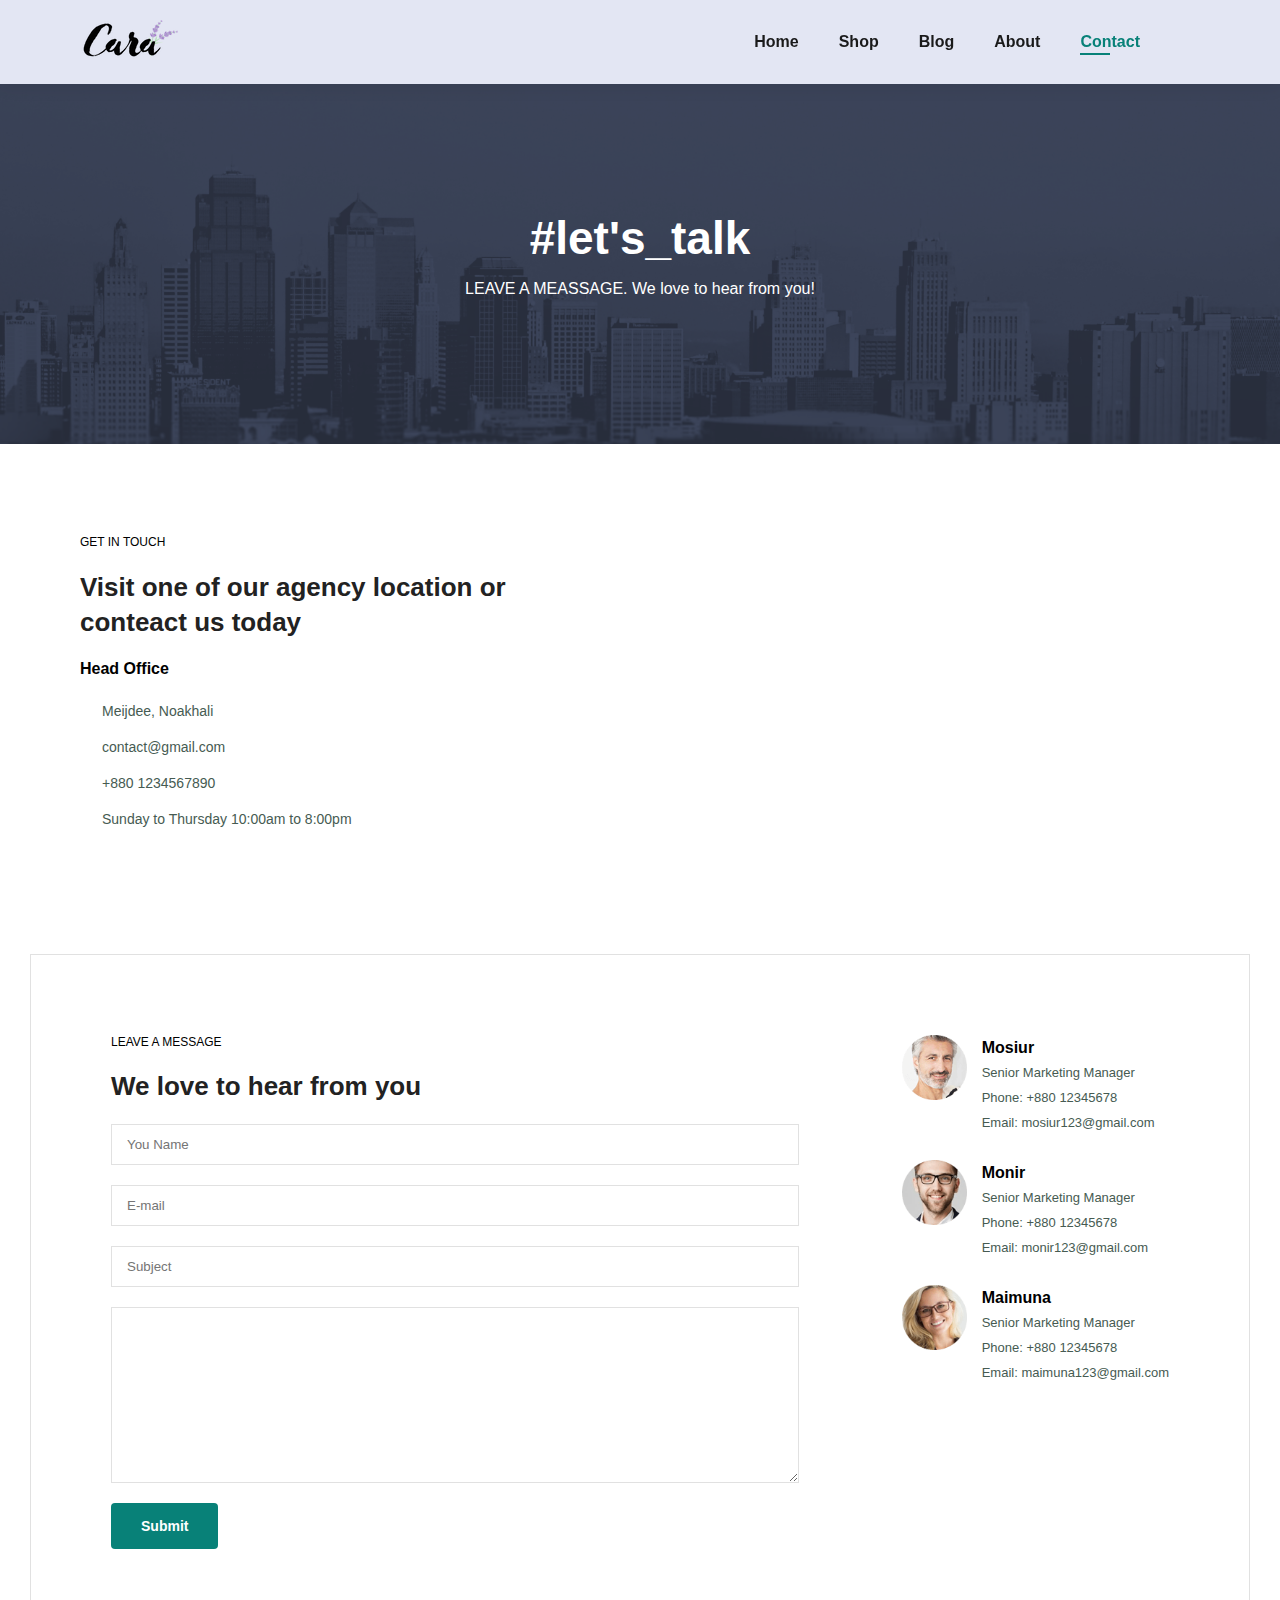
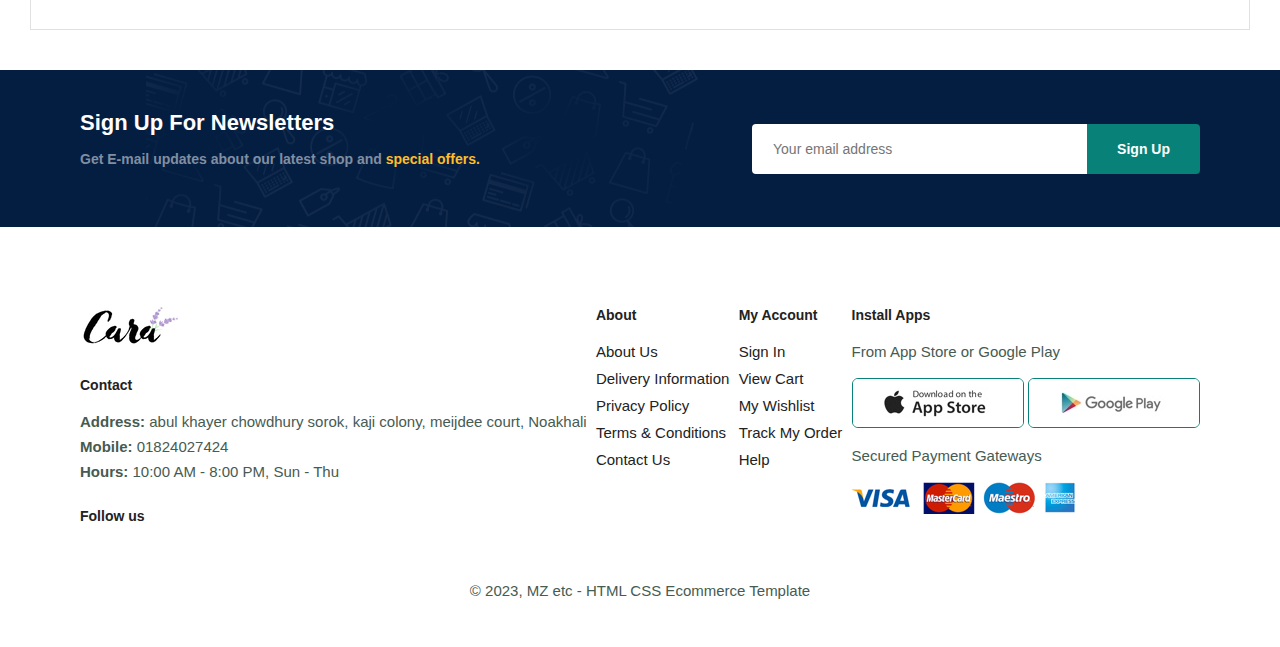
<file: contact.html>
<!DOCTYPE html>
<html lang="en">
<head>
    <meta charset="UTF-8">
    <meta name="viewport" content="width=device-width, initial-scale=1.0">
    <title>e-commerce</title>
    <link rel="stylesheet" href="https://cdnjs.cloudflare.com/ajax/libs/font-awesome/6.4.2/css/all.min.css" integrity="sha512-z3gLpd7yknf1YoNbCzqRKc4qyor8gaKU1qmn+CShxbuBusANI9QpRohGBreCFkKxLhei6S9CQXFEbbKuqLg0DA==" crossorigin="anonymous" referrerpolicy="no-referrer" />
    <link rel="stylesheet" href="style.css">
</head>
<body>

    <section id = "header">
        <a href="#"><img src="img/logo.png" class = "logo" alt=""></a>

        <div>
            <ul id = "navbar">
                <li><a href="index.html">Home</a></li>
                <li><a href="shop.html">Shop</a></li>
                <li><a href="blog.html">Blog</a></li>
                <li><a href="about.html">About</a></li>
                <li><a class = "active"  href="contact.html">Contact</a></li>
                <li id = "lg-bag"><a href="cart.html"><i class="fa-solid fa-bag-shopping"></i></a></li>
                <a href="#" id = "close"><i class="fa-solid fa-xmark"></i></a>
            </ul>
        </div>
        <div id = "mobile">
            <a href="cart.html"><i class="fa-solid fa-bag-shopping"></i></a>
            <i id = "bar" class="fa-solid fa-bars"></i>
        </div>
    </section>



    <section id = "page-header" class = "about-header">
        <h2>#let's_talk</h2>
        <p>LEAVE A MEASSAGE. We love to hear from you!</p>
    </section>


    <section id="contact-details" class="section-p1">
        <div class="details">
            <span>GET IN TOUCH</span>
            <h2>Visit one of our agency location or conteact us today</h2>
            <h3>Head Office</h3>
            <div>
                <li>
                    <i class="fa-regular fa-map"></i>
                    <p>Meijdee, Noakhali</p>
                </li>
                <li>
                    <i class="fa-regular fa-envelope"></i>
                    <p>contact@gmail.com</p>
                </li>
                <li>
                    <i class="fa-solid fa-phone"></i>
                    <p>+880 1234567890</p>
                </li>
                <li>
                    <i class="fa-regular fa-clock"></i>
                    <p>Sunday to Thursday 10:00am to 8:00pm</p>
                </li>
            </div>
        </div>

        <div class="map">
            <iframe src="https://www.google.com/maps/embed?pb=!1m18!1m12!1m3!1d58825.42863944818!2d91.10199014999995!3d22.85467985!2m3!1f0!2f0!3f0!3m2!1i1024!2i768!4f13.1!3m3!1m2!1s0x3754a58103900e93%3A0xb7ae99632ba501f1!2sNoakhali!5e0!3m2!1sen!2sbd!4v1696869490899!5m2!1sen!2sbd" width="600" height="450" style="border:0;" allowfullscreen="" loading="lazy" referrerpolicy="no-referrer-when-downgrade"></iframe>
        </div>
    </section>


    <section id="form-details">
        <form action="">
            <span>LEAVE A MESSAGE</span>
            <h2>We love to hear from you</h2>
            <input type="text" placeholder = "You Name">
            <input type="text" placeholder = "E-mail">
            <input type="text" placeholder = "Subject">
            <textarea name="" id="" cols="30" rows="10" palceholder = "Your Message"></textarea>
            <button class = "normal">Submit</button>
        </form>

        <div class="people">
            <div>
                <img src="img/people/1.png" alt="">
                <p><span>Mosiur</span> Senior Marketing Manager<br>Phone: +880 12345678<br>Email: mosiur123@gmail.com</p>
            </div>
            <div>
                <img src="img/people/2.png" alt="">
                <p><span>Monir</span> Senior Marketing Manager<br>Phone: +880 12345678<br>Email: monir123@gmail.com</p>
            </div>
            <div>
                <img src="img/people/3.png" alt="">
                <p><span>Maimuna</span> Senior Marketing Manager<br>Phone: +880 12345678<br>Email: maimuna123@gmail.com</p>
            </div>
        </div>
    </section>



    <section id="newsletter" class = "section-p1 section-m1">
        <div class="newstext">
            <h4>Sign Up For Newsletters</h4>
            <p>Get E-mail updates about our latest shop and <span>special offers.</span></p>
        </div>

        <div class="form">
            <input type="text" placeholder = "Your email address">
            <button class = "normal">Sign Up</button>
        </div>
    </section>


    <footer class="section-p1">
        <div class="col">
            <img class = "logo" src="img/logo.png" alt="">
            <h4>Contact</h4>
            <p><strong>Address:</strong> abul khayer chowdhury sorok, kaji colony, meijdee court, Noakhali</p>
            <p><strong>Mobile:</strong> 01824027424</p>
            <p><strong>Hours:</strong> 10:00 AM - 8:00 PM, Sun - Thu</p>
            <div class="follow">
                <h4>Follow us</h4>
                <div class="icon">
                    <i class="fa-brands fa-facebook-f"></i>
                    <i class="fa-brands fa-twitter"></i>
                    <i class="fa-brands fa-instagram"></i>
                    <i class="fa-brands fa-pinterest-p"></i>
                    <i class="fa-brands fa-youtube"></i>
                </div>
            </div>
        </div>

        <div class="col">
            <h4>About</h4>
            <a href="#">About Us</a>
            <a href="#">Delivery Information</a>
            <a href="#">Privacy Policy</a>
            <a href="#">Terms & Conditions</a>
            <a href="#">Contact Us</a>
        </div>

        <div class="col">
            <h4>My Account</h4>
            <a href="#">Sign In</a>
            <a href="#">View Cart</a>
            <a href="#">My Wishlist</a>
            <a href="#">Track My Order</a>
            <a href="#">Help</a>
        </div>

        <div class="col install">
            <h4>Install Apps</h4>
            <p>From App Store or Google Play</p>
            <div class="row">
                <img src="img/pay/app.jpg" alt="">
                <img src="img/pay/play.jpg" alt="">
            </div>
            <p>Secured Payment Gateways</p>
            <img src="img/pay/pay.png" alt="">
        </div>

        <div class="copyright">
            <p>© 2023, MZ etc - HTML CSS Ecommerce Template</p>
        </div>
    </footer>


    
    <script src = "script.js"></script>
</body>
</html>
</file>
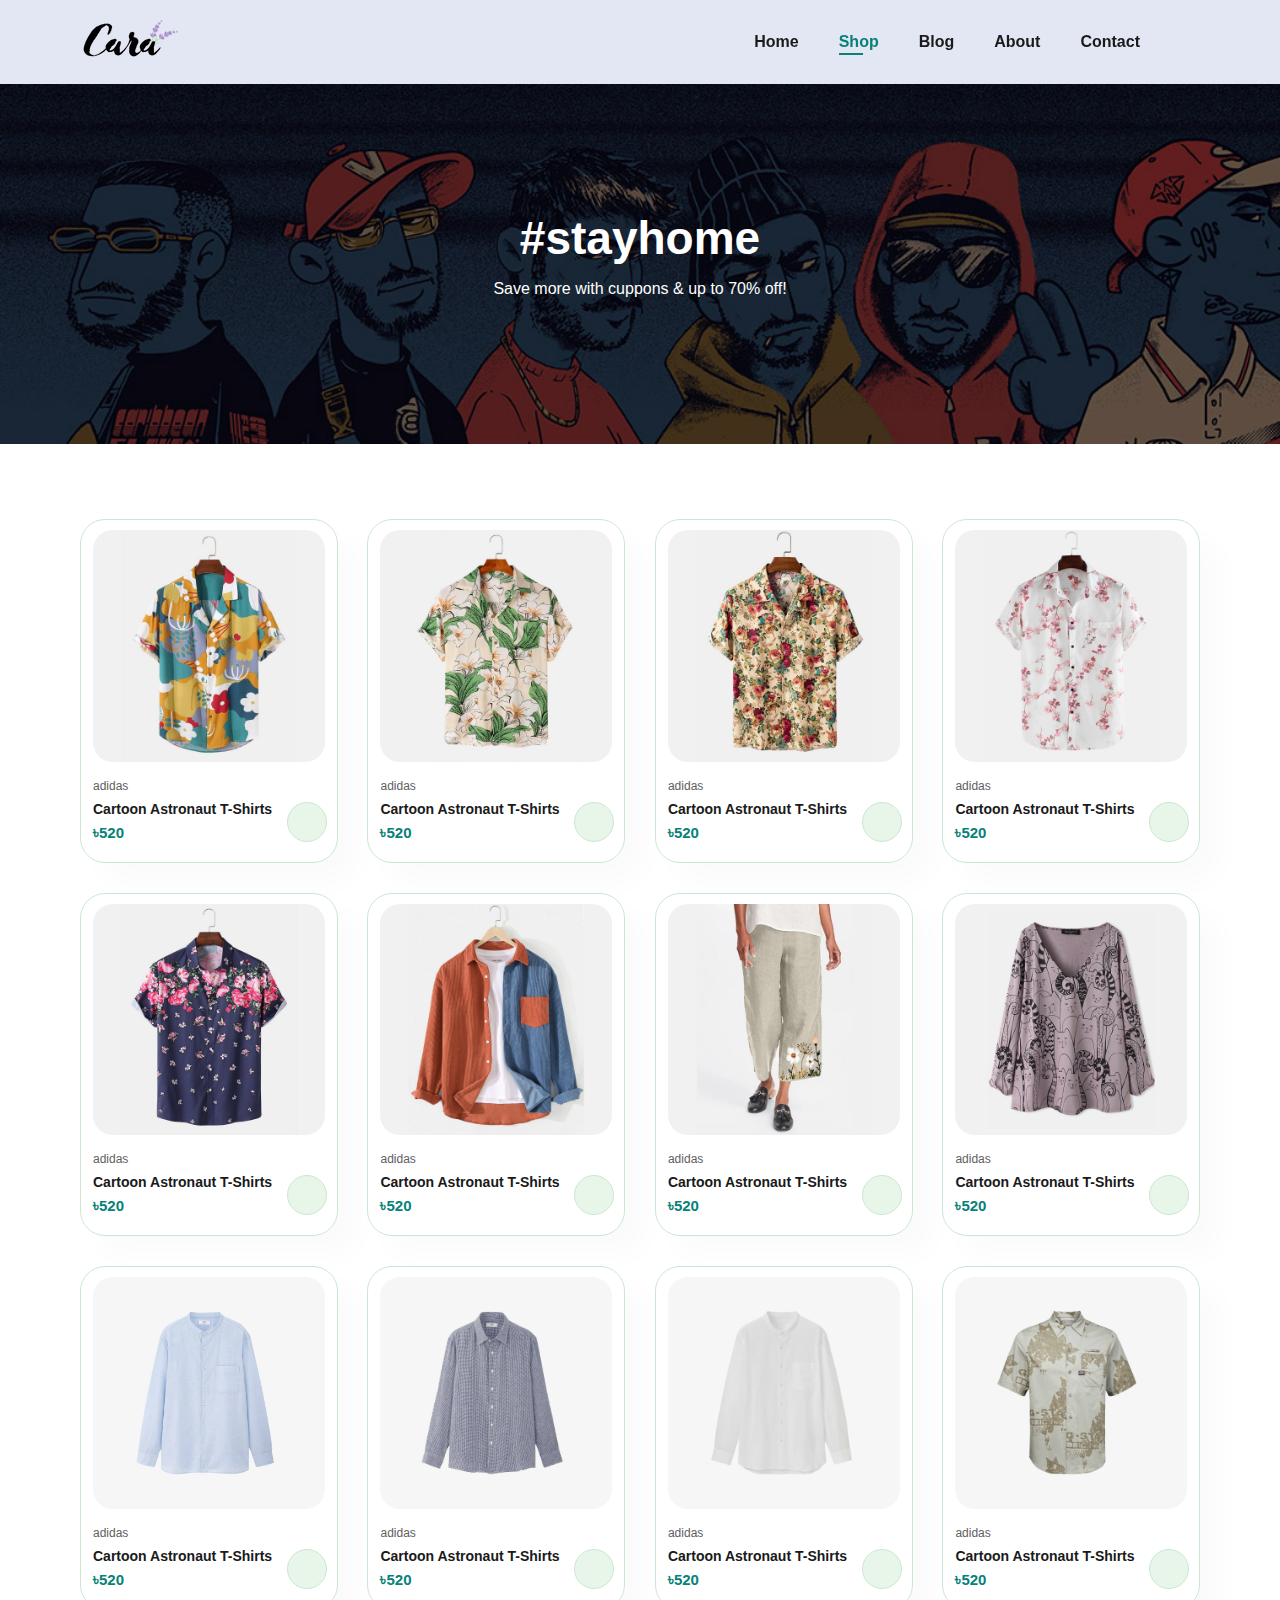
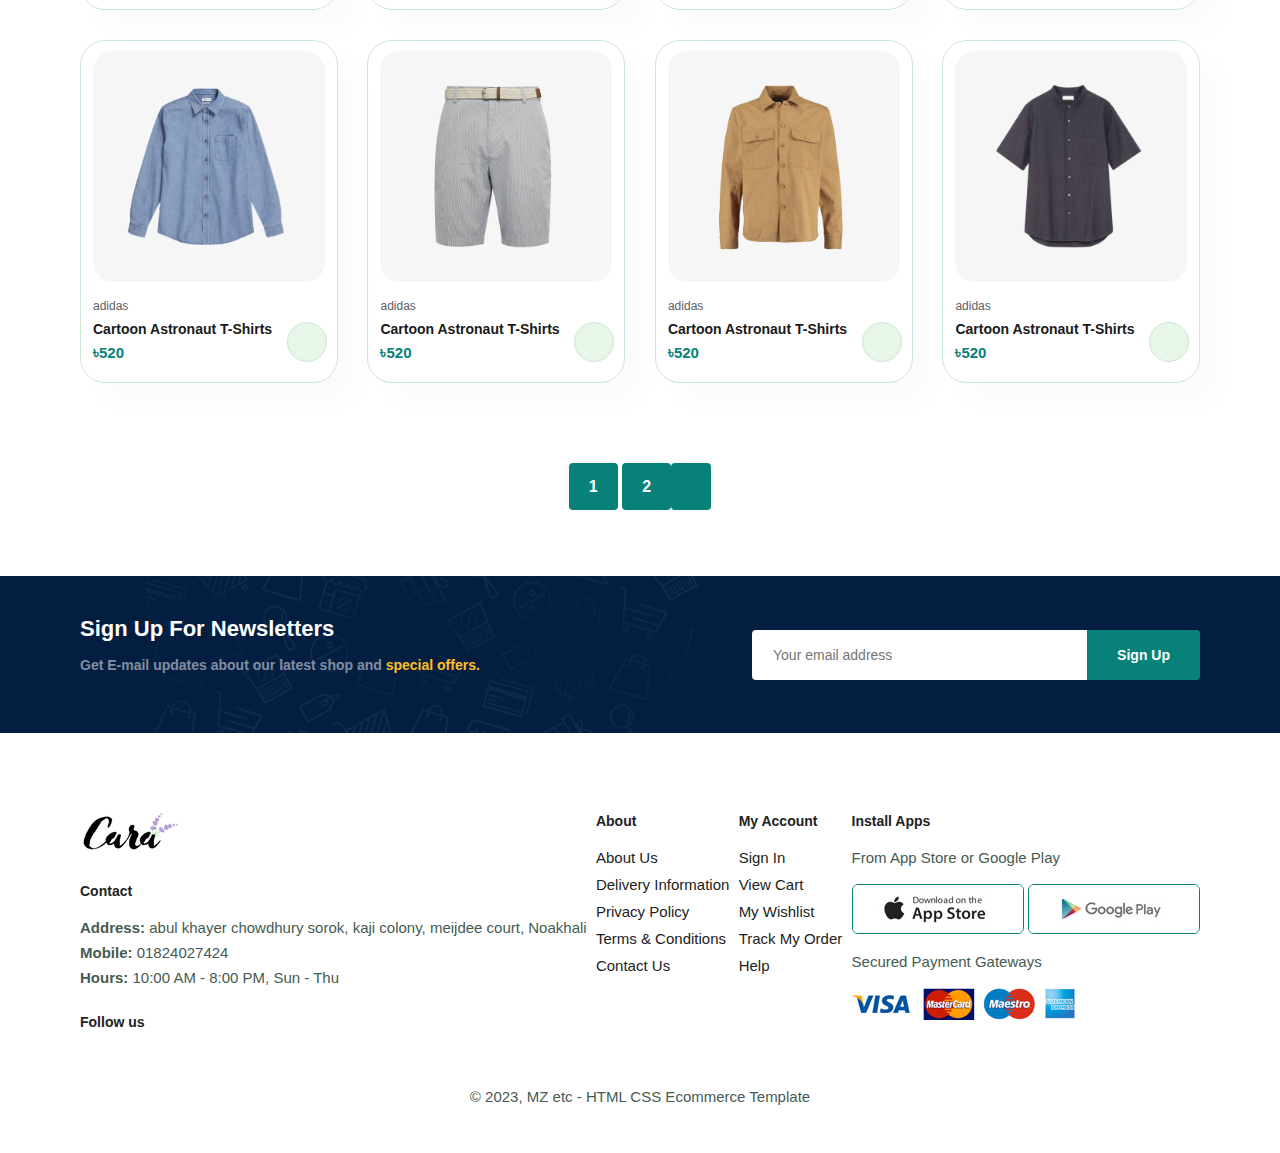
<file: shop.html>
<!DOCTYPE html>
<html lang="en">
<head>
    <meta charset="UTF-8">
    <meta name="viewport" content="width=device-width, initial-scale=1.0">
    <title>e-commerce</title>
    <link rel="stylesheet" href="https://cdnjs.cloudflare.com/ajax/libs/font-awesome/6.4.2/css/all.min.css" integrity="sha512-z3gLpd7yknf1YoNbCzqRKc4qyor8gaKU1qmn+CShxbuBusANI9QpRohGBreCFkKxLhei6S9CQXFEbbKuqLg0DA==" crossorigin="anonymous" referrerpolicy="no-referrer" />
    <link rel="stylesheet" href="style.css">
</head>
<body>

    <section id = "header">
        <a href="#"><img src="img/logo.png" class = "logo" alt=""></a>

        <div>
            <ul id = "navbar">
                <li><a href="index.html">Home</a></li>
                <li><a class = "active" href="shop.html">Shop</a></li>
                <li><a href="blog.html">Blog</a></li>
                <li><a href="about.html">About</a></li>
                <li><a href="contact.html">Contact</a></li>
                <li id = "lg-bag"><a href="cart.html"><i class="fa-solid fa-bag-shopping"></i></a></li>
                <a href="#" id = "close"><i class="fa-solid fa-xmark"></i></a>
            </ul>
        </div>
        <div id = "mobile">
            <a href="cart.html"><i class="fa-solid fa-bag-shopping"></i></a>
            <i id = "bar" class="fa-solid fa-bars"></i>
        </div>
    </section>



    <section id = "page-header">
        <h2>#stayhome</h2>
        <p>Save more with cuppons & up to 70% off!</p>
    </section>






    <section id="product1" class = "section-p1">
        <div class = "pro-container">
            <div class = "pro" onclick="window.location.href = 'sproduct.html';">
                <img src="img/products/f1.jpg" alt="">
                <div class = "des">
                    <span>adidas</span>
                    <h5>Cartoon Astronaut T-Shirts</h5>
                    <div class="star">
                        <i class = "fas fa-star"></i>
                        <i class = "fas fa-star"></i>
                        <i class = "fas fa-star"></i>
                        <i class = "fas fa-star"></i>
                        <i class = "fas fa-star"></i>
                    </div>
                    <h4>৳520</h4>
                </div>
                <a href="#"><i class="fa-solid fa-cart-shopping cart"></i></a>
            </div>
            <div class = "pro" onclick="window.location.href = 'sproduct.html';">
                <img src="img/products/f2.jpg" alt="">
                <div class = "des">
                    <span>adidas</span>
                    <h5>Cartoon Astronaut T-Shirts</h5>
                    <div class="star">
                        <i class = "fas fa-star"></i>
                        <i class = "fas fa-star"></i>
                        <i class = "fas fa-star"></i>
                        <i class = "fas fa-star"></i>
                        <i class = "fas fa-star"></i>
                    </div>
                    <h4>৳520</h4>
                </div>
                <a href="#"><i class="fa-solid fa-cart-shopping cart"></i></a>
            </div>
            <div class = "pro" onclick="window.location.href = 'sproduct.html';">
                <img src="img/products/f3.jpg" alt="">
                <div class = "des">
                    <span>adidas</span>
                    <h5>Cartoon Astronaut T-Shirts</h5>
                    <div class="star">
                        <i class = "fas fa-star"></i>
                        <i class = "fas fa-star"></i>
                        <i class = "fas fa-star"></i>
                        <i class = "fas fa-star"></i>
                        <i class = "fas fa-star"></i>
                    </div>
                    <h4>৳520</h4>
                </div>
                <a href="#"><i class="fa-solid fa-cart-shopping cart"></i></a>
            </div>
            <div class = "pro" onclick="window.location.href = 'sproduct.html';">
                <img src="img/products/f4.jpg" alt="">
                <div class = "des">
                    <span>adidas</span>
                    <h5>Cartoon Astronaut T-Shirts</h5>
                    <div class="star">
                        <i class = "fas fa-star"></i>
                        <i class = "fas fa-star"></i>
                        <i class = "fas fa-star"></i>
                        <i class = "fas fa-star"></i>
                        <i class = "fas fa-star"></i>
                    </div>
                    <h4>৳520</h4>
                </div>
                <a href="#"><i class="fa-solid fa-cart-shopping cart"></i></a>
            </div>
            <div class = "pro" onclick="window.location.href = 'sproduct.html';">
                <img src="img/products/f5.jpg" alt="">
                <div class = "des">
                    <span>adidas</span>
                    <h5>Cartoon Astronaut T-Shirts</h5>
                    <div class="star">
                        <i class = "fas fa-star"></i>
                        <i class = "fas fa-star"></i>
                        <i class = "fas fa-star"></i>
                        <i class = "fas fa-star"></i>
                        <i class = "fas fa-star"></i>
                    </div>
                    <h4>৳520</h4>
                </div>
                <a href="#"><i class="fa-solid fa-cart-shopping cart"></i></a>
            </div>
            <div class = "pro" onclick="window.location.href = 'sproduct.html';">
                <img src="img/products/f6.jpg" alt="">
                <div class = "des">
                    <span>adidas</span>
                    <h5>Cartoon Astronaut T-Shirts</h5>
                    <div class="star">
                        <i class = "fas fa-star"></i>
                        <i class = "fas fa-star"></i>
                        <i class = "fas fa-star"></i>
                        <i class = "fas fa-star"></i>
                        <i class = "fas fa-star"></i>
                    </div>
                    <h4>৳520</h4>
                </div>
                <a href="#"><i class="fa-solid fa-cart-shopping cart"></i></a>
            </div>
            <div class = "pro" onclick="window.location.href = 'sproduct.html';">
                <img src="img/products/f7.jpg" alt="">
                <div class = "des">
                    <span>adidas</span>
                    <h5>Cartoon Astronaut T-Shirts</h5>
                    <div class="star">
                        <i class = "fas fa-star"></i>
                        <i class = "fas fa-star"></i>
                        <i class = "fas fa-star"></i>
                        <i class = "fas fa-star"></i>
                        <i class = "fas fa-star"></i>
                    </div>
                    <h4>৳520</h4>
                </div>
                <a href="#"><i class="fa-solid fa-cart-shopping cart"></i></a>
            </div>
            <div class = "pro" onclick="window.location.href = 'sproduct.html';">
                <img src="img/products/f8.jpg" alt="">
                <div class = "des">
                    <span>adidas</span>
                    <h5>Cartoon Astronaut T-Shirts</h5>
                    <div class="star">
                        <i class = "fas fa-star"></i>
                        <i class = "fas fa-star"></i>
                        <i class = "fas fa-star"></i>
                        <i class = "fas fa-star"></i>
                        <i class = "fas fa-star"></i>
                    </div>
                    <h4>৳520</h4>
                </div>
                <a href="#"><i class="fa-solid fa-cart-shopping cart"></i></a>
            </div>
        <!-- </div>
    </section>





    <section id="product1" class = "section-p1">
        <h2>New Arrivals</h2>
        <p>Summer Collection New Modern Design</p>
        <div class = "pro-container"> -->
            <div class = "pro" onclick="window.location.href = 'sproduct.html';">
                <img src="img/products/n1.jpg" alt="">
                <div class = "des">
                    <span>adidas</span>
                    <h5>Cartoon Astronaut T-Shirts</h5>
                    <div class="star">
                        <i class = "fas fa-star"></i>
                        <i class = "fas fa-star"></i>
                        <i class = "fas fa-star"></i>
                        <i class = "fas fa-star"></i>
                        <i class = "fas fa-star"></i>
                    </div>
                    <h4>৳520</h4>
                </div>
                <a href="#"><i class="fa-solid fa-cart-shopping cart"></i></a>
            </div>
            <div class = "pro" onclick="window.location.href = 'sproduct.html';">
                <img src="img/products/n2.jpg" alt="">
                <div class = "des">
                    <span>adidas</span>
                    <h5>Cartoon Astronaut T-Shirts</h5>
                    <div class="star">
                        <i class = "fas fa-star"></i>
                        <i class = "fas fa-star"></i>
                        <i class = "fas fa-star"></i>
                        <i class = "fas fa-star"></i>
                        <i class = "fas fa-star"></i>
                    </div>
                    <h4>৳520</h4>
                </div>
                <a href="#"><i class="fa-solid fa-cart-shopping cart"></i></a>
            </div>
            <div class = "pro" onclick="window.location.href = 'sproduct.html';">
                <img src="img/products/n3.jpg" alt="">
                <div class = "des">
                    <span>adidas</span>
                    <h5>Cartoon Astronaut T-Shirts</h5>
                    <div class="star">
                        <i class = "fas fa-star"></i>
                        <i class = "fas fa-star"></i>
                        <i class = "fas fa-star"></i>
                        <i class = "fas fa-star"></i>
                        <i class = "fas fa-star"></i>
                    </div>
                    <h4>৳520</h4>
                </div>
                <a href="#"><i class="fa-solid fa-cart-shopping cart"></i></a>
            </div>
            <div class = "pro" onclick="window.location.href = 'sproduct.html';">
                <img src="img/products/n4.jpg" alt="">
                <div class = "des">
                    <span>adidas</span>
                    <h5>Cartoon Astronaut T-Shirts</h5>
                    <div class="star">
                        <i class = "fas fa-star"></i>
                        <i class = "fas fa-star"></i>
                        <i class = "fas fa-star"></i>
                        <i class = "fas fa-star"></i>
                        <i class = "fas fa-star"></i>
                    </div>
                    <h4>৳520</h4>
                </div>
                <a href="#"><i class="fa-solid fa-cart-shopping cart"></i></a>
            </div>
            <div class = "pro" onclick="window.location.href = 'sproduct.html';">
                <img src="img/products/n5.jpg" alt="">
                <div class = "des">
                    <span>adidas</span>
                    <h5>Cartoon Astronaut T-Shirts</h5>
                    <div class="star">
                        <i class = "fas fa-star"></i>
                        <i class = "fas fa-star"></i>
                        <i class = "fas fa-star"></i>
                        <i class = "fas fa-star"></i>
                        <i class = "fas fa-star"></i>
                    </div>
                    <h4>৳520</h4>
                </div>
                <a href="#"><i class="fa-solid fa-cart-shopping cart"></i></a>
            </div>
            <div class = "pro" onclick="window.location.href = 'sproduct.html';">
                <img src="img/products/n6.jpg" alt="">
                <div class = "des">
                    <span>adidas</span>
                    <h5>Cartoon Astronaut T-Shirts</h5>
                    <div class="star">
                        <i class = "fas fa-star"></i>
                        <i class = "fas fa-star"></i>
                        <i class = "fas fa-star"></i>
                        <i class = "fas fa-star"></i>
                        <i class = "fas fa-star"></i>
                    </div>
                    <h4>৳520</h4>
                </div>
                <a href="#"><i class="fa-solid fa-cart-shopping cart"></i></a>
            </div>
            <div class = "pro" onclick="window.location.href = 'sproduct.html';">
                <img src="img/products/n7.jpg" alt="">
                <div class = "des">
                    <span>adidas</span>
                    <h5>Cartoon Astronaut T-Shirts</h5>
                    <div class="star">
                        <i class = "fas fa-star"></i>
                        <i class = "fas fa-star"></i>
                        <i class = "fas fa-star"></i>
                        <i class = "fas fa-star"></i>
                        <i class = "fas fa-star"></i>
                    </div>
                    <h4>৳520</h4>
                </div>
                <a href="#"><i class="fa-solid fa-cart-shopping cart"></i></a>
            </div>
            <div class = "pro" onclick="window.location.href = 'sproduct.html';">
                <img src="img/products/n8.jpg" alt="">
                <div class = "des">
                    <span>adidas</span>
                    <h5>Cartoon Astronaut T-Shirts</h5>
                    <div class="star">
                        <i class = "fas fa-star"></i>
                        <i class = "fas fa-star"></i>
                        <i class = "fas fa-star"></i>
                        <i class = "fas fa-star"></i>
                        <i class = "fas fa-star"></i>
                    </div>
                    <h4>৳520</h4>
                </div>
                <a href="#"><i class="fa-solid fa-cart-shopping cart"></i></a>
            </div>
        </div>
    </section>



    <section id="pagination" class = "section-p1">
        <a href="#">1</a>
        <a href="#">2</a>
        <a href="#"><i class="fa-solid fa-arrow-right"></i></a>
    </section>



    <section id="newsletter" class = "section-p1 section-m1">
        <div class="newstext">
            <h4>Sign Up For Newsletters</h4>
            <p>Get E-mail updates about our latest shop and <span>special offers.</span></p>
        </div>

        <div class="form">
            <input type="text" placeholder = "Your email address">
            <button class = "normal">Sign Up</button>
        </div>
    </section>





    <footer class="section-p1">
        <div class="col">
            <img class = "logo" src="img/logo.png" alt="">
            <h4>Contact</h4>
            <p><strong>Address:</strong> abul khayer chowdhury sorok, kaji colony, meijdee court, Noakhali</p>
            <p><strong>Mobile:</strong> 01824027424</p>
            <p><strong>Hours:</strong> 10:00 AM - 8:00 PM, Sun - Thu</p>
            <div class="follow">
                <h4>Follow us</h4>
                <div class="icon">
                    <i class="fa-brands fa-facebook-f"></i>
                    <i class="fa-brands fa-twitter"></i>
                    <i class="fa-brands fa-instagram"></i>
                    <i class="fa-brands fa-pinterest-p"></i>
                    <i class="fa-brands fa-youtube"></i>
                </div>
            </div>
        </div>

        <div class="col">
            <h4>About</h4>
            <a href="#">About Us</a>
            <a href="#">Delivery Information</a>
            <a href="#">Privacy Policy</a>
            <a href="#">Terms & Conditions</a>
            <a href="#">Contact Us</a>
        </div>

        <div class="col">
            <h4>My Account</h4>
            <a href="#">Sign In</a>
            <a href="#">View Cart</a>
            <a href="#">My Wishlist</a>
            <a href="#">Track My Order</a>
            <a href="#">Help</a>
        </div>

        <div class="col install">
            <h4>Install Apps</h4>
            <p>From App Store or Google Play</p>
            <div class="row">
                <img src="img/pay/app.jpg" alt="">
                <img src="img/pay/play.jpg" alt="">
            </div>
            <p>Secured Payment Gateways</p>
            <img src="img/pay/pay.png" alt="">
        </div>

        <div class="copyright">
            <p>© 2023, MZ etc - HTML CSS Ecommerce Template</p>
        </div>
    </footer>


    
    <script src = "script.js"></script>
</body>
</html>
</file>
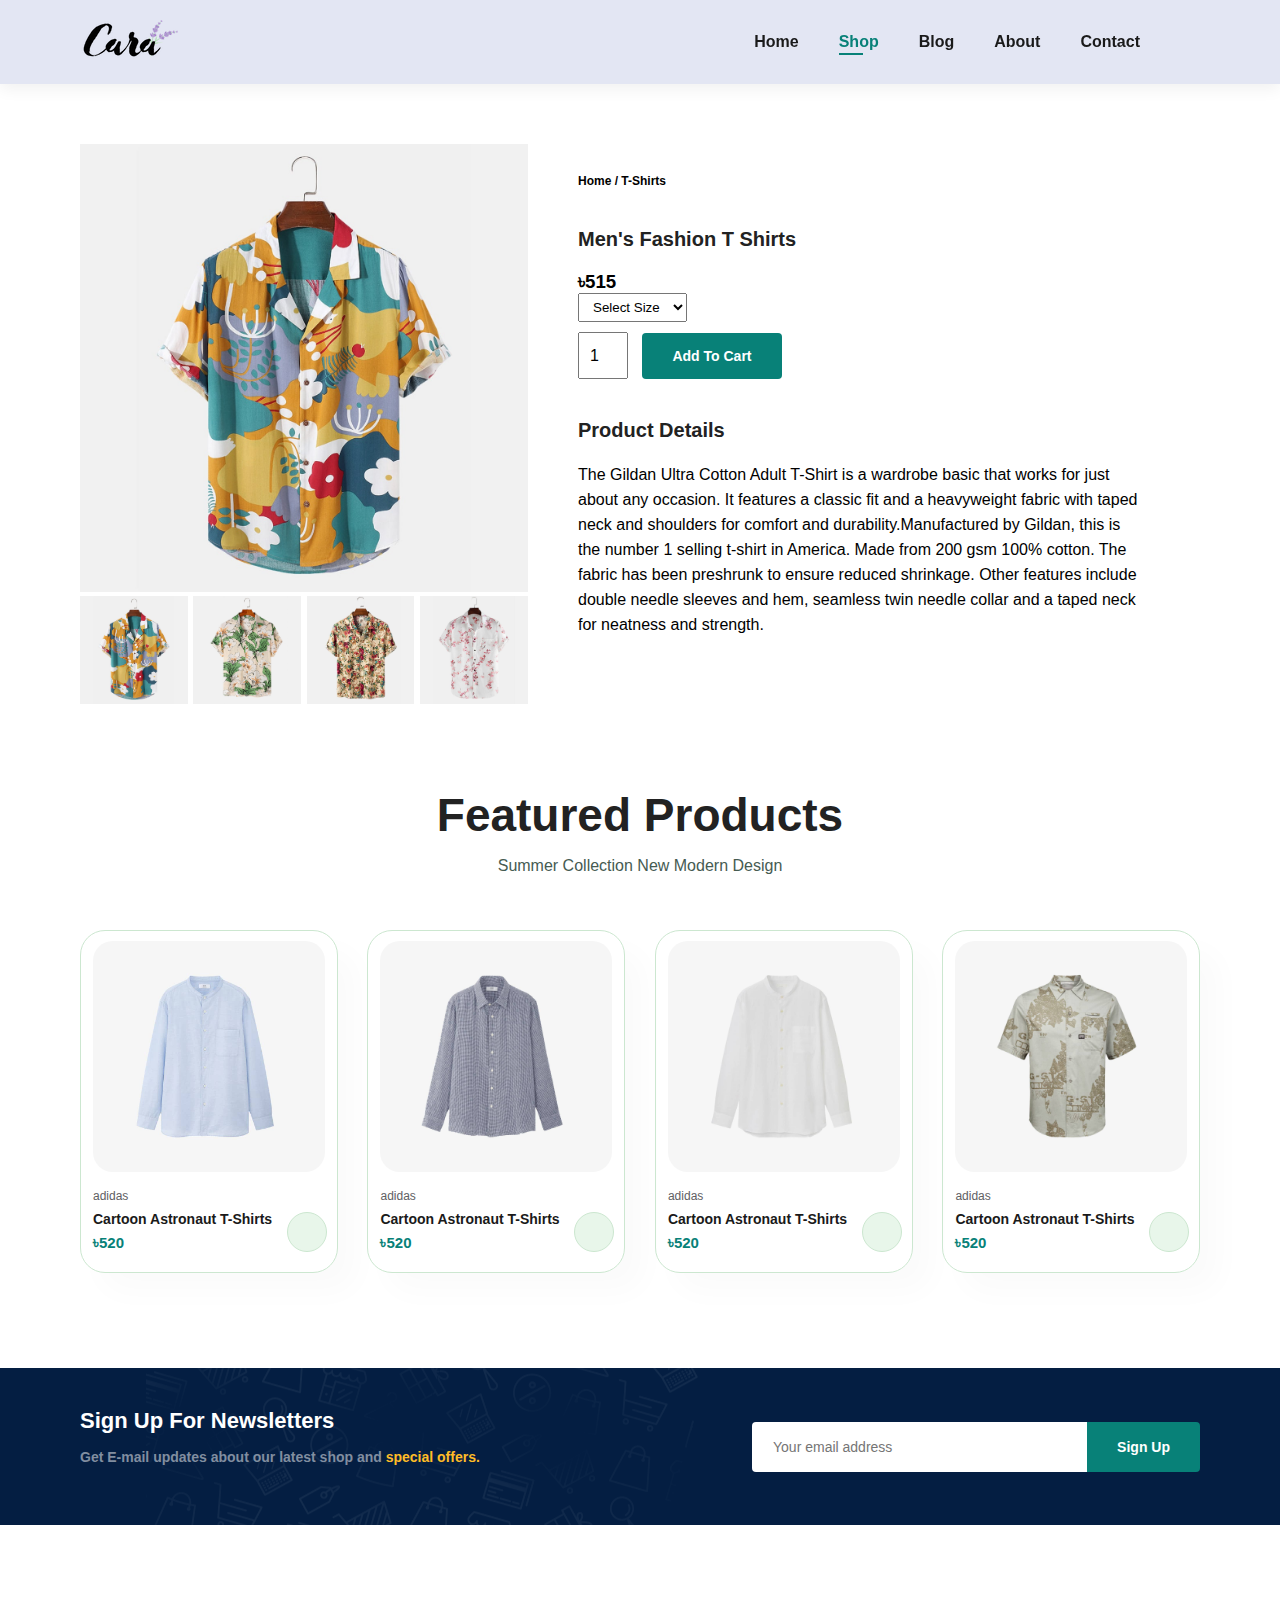
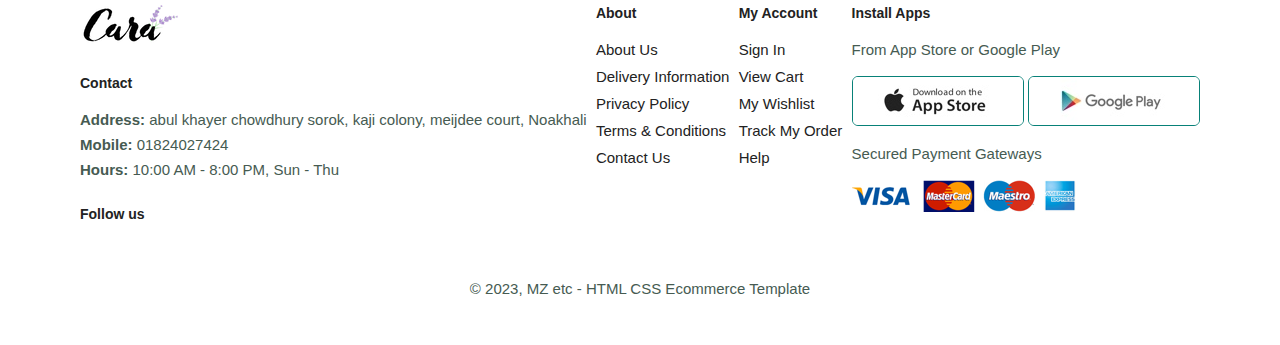
<file: sproduct.html>
<!DOCTYPE html>
<html lang="en">
<head>
    <meta charset="UTF-8">
    <meta name="viewport" content="width=device-width, initial-scale=1.0">
    <title>e-commerce</title>
    <link rel="stylesheet" href="https://cdnjs.cloudflare.com/ajax/libs/font-awesome/6.4.2/css/all.min.css" integrity="sha512-z3gLpd7yknf1YoNbCzqRKc4qyor8gaKU1qmn+CShxbuBusANI9QpRohGBreCFkKxLhei6S9CQXFEbbKuqLg0DA==" crossorigin="anonymous" referrerpolicy="no-referrer" />
    <link rel="stylesheet" href="style.css">
</head>
<body>

    <section id = "header">
        <a href="#"><img src="img/logo.png" class = "logo" alt=""></a>

        <div>
            <ul id = "navbar">
                <li><a href="index.html">Home</a></li>
                <li><a class = "active" href="shop.html">Shop</a></li>
                <li><a href="blog.html">Blog</a></li>
                <li><a href="about.html">About</a></li>
                <li><a href="contact.html">Contact</a></li>
                <li id = "lg-bag"><a href="cart.html"><i class="fa-solid fa-bag-shopping"></i></a></li>
                <a href="#" id = "close"><i class="fa-solid fa-xmark"></i></a>
            </ul>
        </div>
        <div id = "mobile">
            <a href="cart.html"><i class="fa-solid fa-bag-shopping"></i></a>
            <i id = "bar" class="fa-solid fa-bars"></i>
        </div>
    </section>




    <section id="prodetails" class="section-p1">
        <div class="single-pro-image">
            <img src="img/products/f1.jpg" width = "100%" id = "MainImg" alt="">

            <div class="small-img-group">
                <div class="small-img-col">
                    <img src="img/products/f1.jpg" width = "100%" class = "small-img" alt="">
                </div>
                <div class="small-img-col">
                    <img src="img/products/f2.jpg" width = "100%" class = "small-img" alt="">
                </div>
                <div class="small-img-col">
                    <img src="img/products/f3.jpg" width = "100%" class = "small-img" alt="">
                </div>
                <div class="small-img-col">
                    <img src="img/products/f4.jpg" width = "100%" class = "small-img" alt="">
                </div>
            </div>
        </div>

        <div class="single-pro-details">
            <h6>Home / T-Shirts</h6>
            <h4>Men's Fashion T Shirts</h4>
            <h3>৳515</h3>
            <select>
                <option>Select Size</option>
                <option>S</option>
                <option>M</option>
                <option>L</option>
                <option>XL</option>
                <option>XXL</option>
            </select>
            <input type="number" value = "1">
            <button class = "normal">Add To Cart</button>
            <h4>Product Details</h4>
            <span>The Gildan Ultra Cotton Adult T-Shirt is a wardrobe basic that works for just about any occasion. It features a classic fit and a heavyweight fabric with taped neck and shoulders for comfort and durability.Manufactured by Gildan, this is the number 1 selling t-shirt in America. Made from 200 gsm 100% cotton. The fabric has been preshrunk to ensure reduced shrinkage. Other features include double needle sleeves and hem, seamless twin needle collar and a taped neck for neatness and strength.</span>
        </div>
    </section>



    <section id="product1" class = "section-p1">
        <h2>Featured Products</h2>
        <p>Summer Collection New Modern Design</p>
        <div class = "pro-container">
            <div class = "pro" onclick="window.location.href = 'sproduct.html';">
                <img src="img/products/n1.jpg" alt="">
                <div class = "des">
                    <span>adidas</span>
                    <h5>Cartoon Astronaut T-Shirts</h5>
                    <div class="star">
                        <i class = "fas fa-star"></i>
                        <i class = "fas fa-star"></i>
                        <i class = "fas fa-star"></i>
                        <i class = "fas fa-star"></i>
                        <i class = "fas fa-star"></i>
                    </div>
                    <h4>৳520</h4>
                </div>
                <a href="#"><i class="fa-solid fa-cart-shopping cart"></i></a>
            </div>
            <div class = "pro" onclick="window.location.href = 'sproduct.html';">
                <img src="img/products/n2.jpg" alt="">
                <div class = "des">
                    <span>adidas</span>
                    <h5>Cartoon Astronaut T-Shirts</h5>
                    <div class="star">
                        <i class = "fas fa-star"></i>
                        <i class = "fas fa-star"></i>
                        <i class = "fas fa-star"></i>
                        <i class = "fas fa-star"></i>
                        <i class = "fas fa-star"></i>
                    </div>
                    <h4>৳520</h4>
                </div>
                <a href="#"><i class="fa-solid fa-cart-shopping cart"></i></a>
            </div>
            <div class = "pro" onclick="window.location.href = 'sproduct.html';">
                <img src="img/products/n3.jpg" alt="">
                <div class = "des">
                    <span>adidas</span>
                    <h5>Cartoon Astronaut T-Shirts</h5>
                    <div class="star">
                        <i class = "fas fa-star"></i>
                        <i class = "fas fa-star"></i>
                        <i class = "fas fa-star"></i>
                        <i class = "fas fa-star"></i>
                        <i class = "fas fa-star"></i>
                    </div>
                    <h4>৳520</h4>
                </div>
                <a href="#"><i class="fa-solid fa-cart-shopping cart"></i></a>
            </div>
            <div class = "pro" onclick="window.location.href = 'sproduct.html';">
                <img src="img/products/n4.jpg" alt="">
                <div class = "des">
                    <span>adidas</span>
                    <h5>Cartoon Astronaut T-Shirts</h5>
                    <div class="star">
                        <i class = "fas fa-star"></i>
                        <i class = "fas fa-star"></i>
                        <i class = "fas fa-star"></i>
                        <i class = "fas fa-star"></i>
                        <i class = "fas fa-star"></i>
                    </div>
                    <h4>৳520</h4>
                </div>
                <a href="#"><i class="fa-solid fa-cart-shopping cart"></i></a>
            </div>
            <!-- <div class = "pro">
                <img src="img/products/n5.jpg" alt="">
                <div class = "des">
                    <span>adidas</span>
                    <h5>Cartoon Astronaut T-Shirts</h5>
                    <div class="star">
                        <i class = "fas fa-star"></i>
                        <i class = "fas fa-star"></i>
                        <i class = "fas fa-star"></i>
                        <i class = "fas fa-star"></i>
                        <i class = "fas fa-star"></i>
                    </div>
                    <h4>৳520</h4>
                </div>
                <a href="#"><i class="fa-solid fa-cart-shopping cart"></i></a>
            </div>
            <div class = "pro">
                <img src="img/products/n6.jpg" alt="">
                <div class = "des">
                    <span>adidas</span>
                    <h5>Cartoon Astronaut T-Shirts</h5>
                    <div class="star">
                        <i class = "fas fa-star"></i>
                        <i class = "fas fa-star"></i>
                        <i class = "fas fa-star"></i>
                        <i class = "fas fa-star"></i>
                        <i class = "fas fa-star"></i>
                    </div>
                    <h4>৳520</h4>
                </div>
                <a href="#"><i class="fa-solid fa-cart-shopping cart"></i></a>
            </div>
            <div class = "pro">
                <img src="img/products/n7.jpg" alt="">
                <div class = "des">
                    <span>adidas</span>
                    <h5>Cartoon Astronaut T-Shirts</h5>
                    <div class="star">
                        <i class = "fas fa-star"></i>
                        <i class = "fas fa-star"></i>
                        <i class = "fas fa-star"></i>
                        <i class = "fas fa-star"></i>
                        <i class = "fas fa-star"></i>
                    </div>
                    <h4>৳520</h4>
                </div>
                <a href="#"><i class="fa-solid fa-cart-shopping cart"></i></a>
            </div>
            <div class = "pro">
                <img src="img/products/n8.jpg" alt="">
                <div class = "des">
                    <span>adidas</span>
                    <h5>Cartoon Astronaut T-Shirts</h5>
                    <div class="star">
                        <i class = "fas fa-star"></i>
                        <i class = "fas fa-star"></i>
                        <i class = "fas fa-star"></i>
                        <i class = "fas fa-star"></i>
                        <i class = "fas fa-star"></i>
                    </div>
                    <h4>৳520</h4>
                </div>
                <a href="#"><i class="fa-solid fa-cart-shopping cart"></i></a>
            </div> -->
        </div>
    </section>




    <section id="newsletter" class = "section-p1 section-m1">
        <div class="newstext">
            <h4>Sign Up For Newsletters</h4>
            <p>Get E-mail updates about our latest shop and <span>special offers.</span></p>
        </div>

        <div class="form">
            <input type="text" placeholder = "Your email address">
            <button class = "normal">Sign Up</button>
        </div>
    </section>





    <footer class="section-p1">
        <div class="col">
            <img class = "logo" src="img/logo.png" alt="">
            <h4>Contact</h4>
            <p><strong>Address:</strong> abul khayer chowdhury sorok, kaji colony, meijdee court, Noakhali</p>
            <p><strong>Mobile:</strong> 01824027424</p>
            <p><strong>Hours:</strong> 10:00 AM - 8:00 PM, Sun - Thu</p>
            <div class="follow">
                <h4>Follow us</h4>
                <div class="icon">
                    <i class="fa-brands fa-facebook-f"></i>
                    <i class="fa-brands fa-twitter"></i>
                    <i class="fa-brands fa-instagram"></i>
                    <i class="fa-brands fa-pinterest-p"></i>
                    <i class="fa-brands fa-youtube"></i>
                </div>
            </div>
        </div>

        <div class="col">
            <h4>About</h4>
            <a href="#">About Us</a>
            <a href="#">Delivery Information</a>
            <a href="#">Privacy Policy</a>
            <a href="#">Terms & Conditions</a>
            <a href="#">Contact Us</a>
        </div>

        <div class="col">
            <h4>My Account</h4>
            <a href="#">Sign In</a>
            <a href="#">View Cart</a>
            <a href="#">My Wishlist</a>
            <a href="#">Track My Order</a>
            <a href="#">Help</a>
        </div>

        <div class="col install">
            <h4>Install Apps</h4>
            <p>From App Store or Google Play</p>
            <div class="row">
                <img src="img/pay/app.jpg" alt="">
                <img src="img/pay/play.jpg" alt="">
            </div>
            <p>Secured Payment Gateways</p>
            <img src="img/pay/pay.png" alt="">
        </div>

        <div class="copyright">
            <p>© 2023, MZ etc - HTML CSS Ecommerce Template</p>
        </div>
    </footer>



    <script>
        const mainImgEl = document.getElementById("MainImg");
        const smallImgEl = document.getElementsByClassName("small-img");

        smallImgEl[0].onclick = function(){
            mainImgEl.src = smallImgEl[0].src;
        }
        smallImgEl[1].onclick = function(){
            mainImgEl.src = smallImgEl[1].src;
        }
        smallImgEl[2].onclick = function(){
            mainImgEl.src = smallImgEl[2].src;
        }
        smallImgEl[3].onclick = function(){
            mainImgEl.src = smallImgEl[3].src;
        }
    </script>


    
    <script src = "script.js"></script>
</body>
</html>
</file>
<file: style.css>
@import url('https://fonts.googleapis.com/css2?family=Fira+Sans&family=League+Spartan:wght@100;200;300;400;500;600;700;800;900&family=Outfit:wght@600;700;800;900&family=Permanent+Marker&family=Poppins:wght@300;400;500;600&display=swap');

*{
    margin: 0;
    padding: 0;
    box-sizing: border-box;
    font-family: 'Spartan', sans-serif;
}

h1{
    font-size: 50px;
    line-height: 64px;
    color: #222;
}

h2{
    font-size: 46px;
    line-height: 54px;
    color: #222;
}

h4{
    font-size: 20px;
    color: #222;
}

h6{
    font-weight: 700;
    font-size: 12px;
}

p{
    font-size: 16px;
    color: #465b52;
    margin: 15px 0 20px 0;
}

.section-p1{
    padding: 40px 80px;
}

.section-m1{
    margin: 40px 0;
}

button.normal{
    font-size: 14px;
    font-weight: 600;
    padding: 15px 30px;
    color: #000;
    background-color: #fff;
    border-radius: 4px;
    cursor: pointer;
    border: none;
    outline: none;
    transition: 0.2s;
}

button.white{
    font-size: 13px;
    font-weight: 600;
    padding: 11px 18px;
    color: #fff;
    background-color: transparent;
    cursor: pointer;
    border: 1px solid #fff;
    outline: none;
    transition: 0.2s;
}

body{
    width: 100%;
}


/* ------------------------------HEADER START------------------------------ */

#header{
    display: flex;
    align-items: center;
    justify-content: space-between;
    padding: 20px 80px;
    background: #E3E6F3;
    box-shadow: 0 5px 15px rgba(0, 0, 0, 0.06);
    z-index: 999;
    position: sticky;
    top: 0;
    left: 0;
}

#navbar{
    display: flex;
    align-items: center;
    justify-content: center;
}

#navbar li{
    list-style: none;
    padding: 0 20px;
    position: relative;
}

#navbar li a{
    text-decoration: none;
    font-size: 16px;
    font-weight: 600;
    color: #1a1a1a;
    transition: 0.3s ease;
}

#navbar li a:hover,
#navbar li a.active{
    color: #088178;
}

#navbar li a.active::after,
#navbar li a:hover::after{
    content:"";
    width: 30%;
    height: 2px;
    background: #088178;
    position: absolute;
    bottom: -4px;
    left: 20px;
}

#mobile{
    display: none;
    align-items: center;
}

#close{
    display: none;
}




/* ------------------------------HOME PAGE START------------------------------ */

#hero{
    background-image: url("img/hero4.png");
    height: 90vh;
    width: 100%;
    background-position: top 25% right 0;
    background-size: cover;
    padding: 0 80px;
    display: flex;
    flex-direction: column;
    align-items: flex-start;
    justify-content: center;
}

#hero h4{
    padding-bottom: 15px;
}

#hero h1{
    color: #088178;
}

#hero button{
    background-image: url("img/button.png");
    background-color: transparent;
    color: #088178;
    border: 0;
    padding: 14px 80px 14px 65px;
    background-repeat: no-repeat;
    cursor: pointer;
    font-weight: 700;
    font-size: 15px;
}

#feature{
    display: flex;
    align-items: center;
    justify-content: space-between;
    flex-wrap: wrap;
}

#feature .fe-box{
    width: 180px;
    text-align: center;
    padding: 25px 15px;
    box-shadow: 20px 20px 34px rgba(0, 0, 0, 0.03);
    border: 1px solid #cce7d0;
    border-radius: 4px;
    margin: 15px 0;
}

#feature .fe-box:hover{
    box-shadow: 10px 10px 54px rgba(70, 62, 221, 0.1);
}

#feature .fe-box img{
    width: 100%;
    margin-bottom: 10px;
}

#feature .fe-box h6{
    display: inline-block;
    padding: 9px 8px 6px 8px;
    line-height: 1;
    border-radius: 4px;
    color: #088178;
    background-color: #fddde4;
}

#feature .fe-box:nth-child(2) h6{
    background-color: #cdebbc;
}
#feature .fe-box:nth-child(3) h6{
    background-color: #d1e8f2;
}
#feature .fe-box:nth-child(4) h6{
    background-color: #cdd4f8;
}
#feature .fe-box:nth-child(5) h6{
    background-color: #f6dbf6;
}
#feature .fe-box:nth-child(6) h6{
    background-color: #fff2e5;
}

#product1{
    text-align: center;
}

#product1 .pro-container{
    display: flex;
    justify-content: space-between;
    padding-top: 20px;
    flex-wrap: wrap;
}

#product1 .pro{
    width: 23%;
    min-width: 250px;
    padding: 10px 12px;
    border: 1px solid #cce7d0;
    border-radius: 25px;
    cursor: pointer;
    box-shadow: 20px 20px 30px rgba(0, 0, 0, 0.02);
    margin: 15px 0;
    transition: 0.2s ease;
    position: relative;
}

#product1 .pro:hover{
    box-shadow: 20px 20px 30px rgba(0, 0, 0, 0.06);
}

#product1 .pro img{
    width: 100%;
    border-radius: 20px;
}

#product1 .pro .des{
    text-align: start;
    padding: 10px 0;
}

#product1 .pro .des span{
    color: #606063;
    font-size: 12px;
}

#product1 .pro .des h5{
    padding-top: 7px;
    color: #1a1a1a;
    font-size: 14px;
}

#product1 .pro .des i{
    font-size: 12px;
    color: rgba(243, 181, 25);
}

#product1 .pro .des h4{
    padding-top: 7px;
    font-size: 15px;
    font-weight: 700;
    color: #088178;
}

#product1 .pro .cart{
    width: 40px;
    height: 40px;
    line-height: 40px;
    border-radius: 50px;
    background-color: #e8f6ea;
    font-weight: 500;
    color: #088178;
    border: 1px solid #cce7d0;
    position: absolute;
    bottom: 20px;
    right: 10px;
}

#banner{
    display: flex;
    flex-direction: column;
    justify-content: center;
    align-items: center;
    text-align: center;
    background-image: url("img/banner/b2.jpg");
    width: 100%;
    height: 40vh;
    background-size: cover;
    background-position: center;
}

#banner h4{
    color: #fff;
    font-size: 16px;
}

#banner h2{
    color: #fff;
    font-size: 30px;
    padding: 10px 0;
}

#banner h2 span{
    color: #ef3636;
}

#banner button:hover{
    background-color: #088178;
    color: #fff;
}

#sm-banner{
    display: flex;
    justify-content: space-between;
    flex-wrap: wrap;
}

#sm-banner .banner-box{
    display: flex;
    flex-direction: column;
    justify-content: center;
    align-items: flex-start;
    padding: 30px;
    background-image: url("img/banner/b17.jpg");
    min-width: 580px;
    height: 50vh;
    background-size: cover;
    background-position: center;
    padding: 20px;
}

#sm-banner .banner-box2{
    background-image: url("img/banner/b10.jpg");
}

#sm-banner h4{
    color: #fff;
    font-size: 20px;
    font-weight: 300;
}

#sm-banner h2{
    color: #fff;
    font-size: 28px;
    font-weight: 900;
}

#sm-banner span{
    color: #fff;
    font-size: 14px;
    font-weight: 500;
    padding-bottom: 15px;
}

#sm-banner .banner-box:hover button{
    background: #088178;
    border: 1px solid #088178;
}

#banner3{
    display: flex;
    justify-content: space-between;
    flex-wrap: wrap;
    padding: 0 80px;
}

#banner3 .banner-box{
    display: flex;
    flex-direction: column;
    justify-content: center;
    align-items: flex-start;
    padding: 30px;
    background-image: url("img/banner/b7.jpg");
    min-width: 30%;
    height: 30vh;
    background-size: cover;
    background-position: center;
    padding: 20px;
    margin-bottom: 20px;
}

#banner3 .banner-box2{
    background-image: url("img/banner/b4.jpg");
}

#banner3 .banner-box3{
    background-image: url("img/banner/b18.jpg");
}

#banner3 h2{
    color: #fff;
    font-weight: 900;
    font-size: 22px;
}

#banner3 h3{
    color: #ec544e;
    font-weight: 800;
    font-size: 15px;
}

#newsletter{
    display: flex;
    justify-content: space-between;
    flex-wrap: wrap;
    align-items: center;
    background-image: url("img/banner/b14.png");
    background-repeat: no-repeat;
    background-position: 20% 30%;
    background-color: #041e42;
}

#newsletter h4{
    font-size: 22px;
    font-weight: 700;
    color: #fff;
}

#newsletter p{
    font-size: 14px;
    font-weight: 600;
    color: #818ea0;
}

#newsletter p span{
    color: #ffbd27;
}

#newsletter .form{
    display: flex;
    width: 40%;
}

#newsletter input{
    height: 3.125rem;
    padding: 0 1.25rem;
    font-size: 14px;
    width: 100%;
    border: 1px solid transparent;
    border-radius: 4px;
    outline: none;
    border-top-right-radius: 0;
    border-bottom-right-radius: 0;
}

#newsletter button{
    background-color: #088178;
    color: #fff;
    white-space: nowrap;
    border-top-left-radius: 0;
    border-bottom-left-radius: 0;
}

footer{
    display: flex;
    flex-wrap: wrap;
    justify-content: space-between;
}

footer .col{
    display: flex;
    flex-direction: column;
    align-items: flex-start;
    margin-bottom: 20px;
}

footer .logo{
    margin-bottom: 30px;
}

footer h4{
    font-size: 14px;
    padding-bottom: 20px;
}

footer p{
    font-size: 15px;
    margin: 0 0 8px 0;
}

footer a{
    font-size: 15px;
    text-decoration: none;
    color: #222;
    margin-bottom: 10px;
}

footer .follow{
    margin-top: 20px;
}

footer .follow i{
    color: #465b52;
    padding-right: 4px;
    cursor: pointer;
}

footer .install .row img{
    border: 1px solid #088178;
    border-radius: 6px;
}

footer .install img{
    margin: 10px 0 15px 0;
}

footer .follow i:hover,
footer a:hover{
    color: #088178;
}

footer .copyright{
    width: 100%;
    text-align: center;
}









/* ------------------------------SHOP PAGE START------------------------------ */






#page-header{
    background-image: url("img/banner/b1.jpg");
    width: 100%;
    height: 40vh;
    background-size: cover;
    display: flex;
    justify-content: center;
    text-align: center;
    flex-direction: column;
    padding: 14px;
}

#page-header h2,
#page-header p{
    color: #fff;
}

#pagination{
    text-align: center;
}

#pagination a{
    text-decoration: none;
    background-color: #088178;
    padding: 15px 20px;
    border-radius: 4px;
    color: #fff;
    font-weight: 600;
}

#pagination a i{
    font-size: 16px;
    font-weight: 600;
}



/* ------------------------------SINGLE PRODUCT START------------------------------ */

#prodetails{
    display: flex;
    margin-top: 20px;
}


#prodetails .single-pro-image{
    width: 40%;
    margin-right: 50px;
}

.small-img-group{
    display: flex;
    justify-content: space-between;
}

.small-img-col{
    flex-basis: 24%;
    cursor: pointer;
}

#prodetails .single-pro-details{
    width: 50%;
    padding-top: 30px;
}

#prodetails .single-pro-details h4{
    padding: 40px 0 20px 0;
}

#prodetails .single-pro-details h2{
    font-size: 20px;
}

#prodetails .single-pro-details select{
    display: block;
    padding: 5px 10px;
    margin-bottom: 10px;
}

#prodetails .single-pro-details input{
    width: 50px;
    height: 47px;
    padding-left: 10px;
    font-size: 16px;
    margin-right: 10px;
}

#prodetails .single-pro-details input:focus{
    outline: none;
}

#prodetails .single-pro-details button{
    background: #088178;
    color: #fff;
}

#prodetails .single-pro-details span{
    line-height: 25px;
}



/* ------------------------------Blog Page START------------------------------ */



#page-header.blog-header{
    background-image: url("img/banner/b19.jpg");
}

#blog{
    padding: 150px 150px 0 150px;
}

#blog .blog-box{
    display: flex;
    align-items: center;
    width: 100%;
    position: relative;
    padding-bottom: 90px;
}

#blog .blog-img{
    width: 50%;
    margin-right: 40px;
}

#blog img{
    width: 100%;
    height: 300px;
    object-fit: cover;
}

#blog .blog-details{
    width: 50%;
}

#blog .blog-details a{
    text-decoration: none;
    font-size: 11px;
    color: #000;
    font-weight: 700;
    position: relative;
    transition: 0.3s;
}

#blog .blog-details a::after{
    content: "";
    width: 50px;
    height: 1px;
    background-color: #000;
    position: absolute;
    top: 4px;
    right: -60px;
}

#blog .blog-details a:hover{
    color: #088178;
}

#blog .blog-details a:hover::after{
    background-color: #088178;
}

#blog .blog-box h1{
    position: absolute;
    top: -40px;
    left: 0;
    font-size: 70px;
    font-weight: 700;
    color: #c9cbce;
    z-index: -9;
}





/* ------------------------------About Page START------------------------------ */


#page-header.about-header{
    background-image: url("img/about/banner.png");
}

#about-head{
    display: flex;
    align-items: center;
}

#about-head img{
    width: 50%;
    height: auto;
}

#about-head div{
    padding-left: 40px;
}

#about-app{
    text-align: center;
}

#about-app .video{
    width: 70%;
    height: 100%;
    margin: 30px auto 0 auto;
}

#about-app .video video{
    width: 100%;
    height: 100%;
    border-radius: 20px;
}



/* ------------------------------Contact Details START------------------------------ */



#contact-details{
    display: flex;
    align-items: center;
    justify-content: space-between;
}

#contact-details .details{
    width: 40%;
}

#contact-details .details span, 
#form-details form span{
    font-size: 12px;
}

#contact-details .details h2,
#form-details form h2{
    font-size: 26px;
    line-height: 35px;
    padding: 20px 0;
}

#contact-details .details h3{
    font-size: 16px;
    padding-bottom: 15px;
}

#contact-details .details li{
    list-style: none;
    display: flex;
    padding: 10px 0;
}

#contact-details .details li i{
    font-size: 14px;
    padding-right: 22px;
}

#contact-details .details li p{
    margin: 0;
    font-size: 14px;
}

#contact-details .map{
    width: 55%;
    height: 400px;
}

#contact-details .map iframe{
    width: 100%;
    height: 100%;
}

#form-details{
    display: flex;
    justify-content: space-between;
    margin: 30px;
    padding: 80px;
    border: 1px solid #e1e1e1;
}

#form-details form{
    width: 65%;
    display: flex;
    flex-direction: column;
    align-items: flex-start;
}

#form-details form input,
#form-details form textarea{
    width: 100%;
    padding: 12px 15px;
    outline: none;
    margin-bottom: 20px;
    border: 1px solid #e1e1e1;
}

#form-details form button{
    background-color: #088178;
    color: white;
}

#form-details .people div{
    padding-bottom: 25px;
    display: flex;
    align-items: flex-start;
}

#form-details .people div img{
    width: 65px;
    height: 65px;
    object-fit: cover;
    margin-right: 15px;
}

#form-details .people div p{
    margin: 0;
    font-size: 13px;
    line-height: 25px;
}

#form-details .people div p span{
    display: block;
    font-size: 16px;
    font-weight: 600;
    color: #000;
}


/* ------------------------------Cart Page START------------------------------ */

#cart{
    overflow-x: auto;
}

#cart table{
    width: 100%;
    border-collapse: collapse;
    table-layout: fixed;
    white-space: nowrap;
}

#cart table img{
    width: 70px;
}

#cart table td:nth-child(1){
    width: 100px;
    text-align: center;
}

#cart table td:nth-child(2){
    width: 150px;
    text-align: center;
}

#cart table td:nth-child(3){
    width: 250px;
    text-align: center;
}

#cart table td:nth-child(4),
#cart table td:nth-child(5),
#cart table td:nth-child(6){
    width: 150px;
    text-align: center;
}

#cart table td:nth-child(5) input{
    width: 70px;
    padding: 10px 5px 10px 15px;
}

#cart table thead{
    border: 1px solid #e2e9e1;
    border-left: none;
    border-right: none;
}

#cart table thead td{
    font-weight: 700;
    text-transform: uppercase;
    font-size: 13px;
    padding: 18px 0;
}

#cart table tbody tr td{
    padding-top: 15px;
}

#cart table tbody td{
    font-size: 13px;
}

#cart-add{
    display: flex;
    flex-wrap: wrap;
    justify-content: space-between;
}

#coupon{
    width: 50%;
    margin-bottom: 30px;
}

#coupon h3,
#subtotal h3{
    padding-bottom: 15px;
}

#coupon input{
    padding: 10px 20px;
    outline: none;
    width: 60%;
    margin-right: 10px;
    border: 1px solid #e2e9e1;
}

#coupon button,
#subtotal button{
    background-color: #088178;
    color: white;
    padding: 12px 20px;
}

#subtotal{
    width: 50%;
    margin-bottom: 30px;
    border: 1px solid #e2e9e1;
    padding: 30px;
}

#subtotal table{
    border-collapse: collapse;
    width: 100%;
    margin-bottom: 20px;
}

#subtotal table td{
    width: 50%;
    border: 1px solid #e2e9e1;
    padding: 10px;
    font-size: 13px;
}






/* ------------------------------MEDIA QUERY START------------------------------ */


@media (max-width:799px){
    .section-p1{
        padding: 40px 40px;
    }
    #navbar {
        display: flex;
        flex-direction: column;
        align-items: flex-start;
        justify-content: flex-start;
        position: fixed;
        top: 0;
        right: -300px;
        height: 100vh;
        width: 300px;
        background-color: #E3E6F3;
        box-shadow: 0 40px 60px rgba(0, 0, 0, 0.1);
        padding: 80px 0 0 10px;
        transition: 0.3s;
    }

    #navbar.active{
        right: 0px;
    }

    #navbar li{
        margin-bottom: 25px;
    }

    #mobile{
        display: flex;
        align-items: center;
    }

    #mobile i{
        color: #1a1a1a;
        font-size: 24px;
        padding-left: 20px;
    }

    #close{
        display: initial;
        position: absolute;
        top: 30px;
        left: 30px;
        color: #222;
        font-size: 24px;
    }

    #lg-bag{
        display: none;
    }

    #hero {
        height: 70vh;
        padding: 0 80px;
        background-position: top 30% right 30%;
    }

    #feature {
        justify-content: center;
    }

    #feature .fe-box {
        margin: 15px 15px;
    }

    #product1 .pro-container {
        justify-content: center;
    }

    #product1 .pro{
        margin: 15px;
    }

    #banner{
        height: 20vh;
    }

    #sm-banner .banner-box{
        min-width: 100%;
        height: 30vh;
    }

    #banner3{
        padding: 0 40px;
    }

    #banner3 .banner-box{
        width: 20%;
    }

    #newsletter .form{
        width: 70%;
    }

    /* contact page  */

    #form-details{
        padding: 40px;
    }

    #form-details form{
        width: 50%;
    }
}


@media (max-width: 477px){
    .section-p1{
        padding: 20px;
    }

    #header{
        padding: 10px 30px;
    }

    h2{
        font-size: 32px;
    }

    h1{
        font-size: 38px;
    }

    #hero{
        padding: 0 20px;
        background-position: 55%;
    }

    #feature{
        justify-content: space-between;
    }

    #feature .fe-box{
        width: 155px;
        margin: 0 0 15px 0;
    }

    #product1 .pro{
        width: 100%;
    }

    #banner{
        height: 40vh;
    }

    #sm-banner .banner-box{
        height: 40vh;
    }

    #sm-banner .banner-box2{
        margin-top: 20px;
    }

    #banner3{
        padding: 0 20px;
    }

    #banner3 .banner-box{
        width: 100%;
    }

    #newsletter{
        padding: 40px 20px;
    }

    #newsletter .form{
        width: 100%;
    }

    footer .copyright{
        text-align: start;
    }

    /* Single Product */

    #prodetails{
        display: flex;
        flex-direction: column;
    }

    #prodetails .single-pro-image{
        width: 100%;
        margin-right: 0px;
    }

    #prodetails .single-pro-details{
        width: 100%;
    }


    /* blog page */
    #blog{
        padding: 100px 20px 0 20px;
    }

    #blog .blog-box{
        display: flex;
        flex-direction: column;
        align-items: flex-start;
    }

    #blog .blog-img{
        width: 100%;
        margin-right: 0px;
        margin-bottom: 30px;
    }

    #blog .blog-details{
        width: 100%;
    }

    /* about page */

    #about-head{
        flex-direction: column;
    }

    #about-head img{
        width: 100%;
        margin-bottom: 20px;
    }

    #about-head div{
        padding-left: 0px;
    }

    #about-app .video{
        width: 100%;
    }

    /* contact page  */

    #contact-details{
        flex-direction: column;
    }

    #contact-details .details{
        width: 100%;
        margin-bottom: 30px;
    }

    #contact-details .map {
        width: 100%;
    }

    #form-details {
        margin: 10px;
        padding: 30px 10px;
        flex-wrap: wrap;
    }

    #form-details form {
        width: 100%;
        margin-bottom: 30px;
    }

    /* cart page */
    #cart-add{
        display: flex;
        flex-direction: column;
    }

    #coupon{
        width: 100%;
    }

    #subtotal {
        width: 100%;
        padding: 20px;
    }
}
</file>
